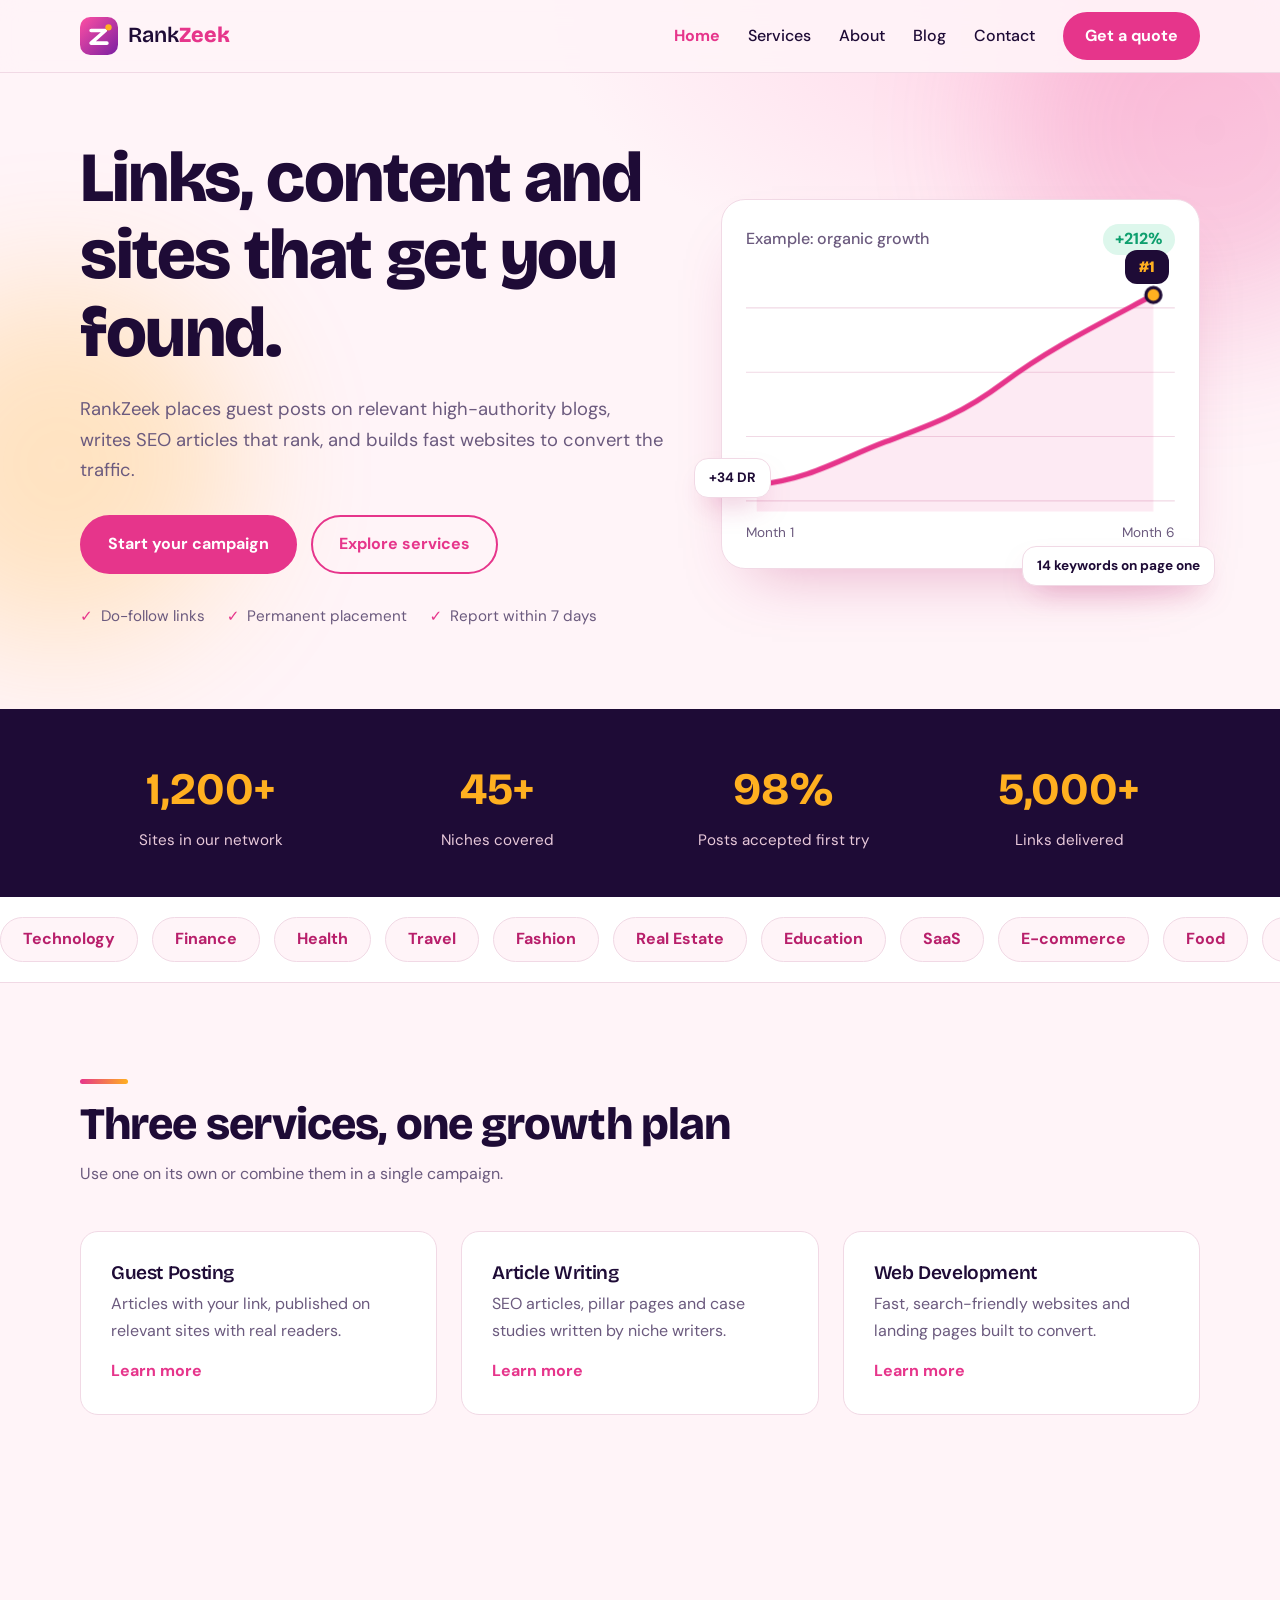
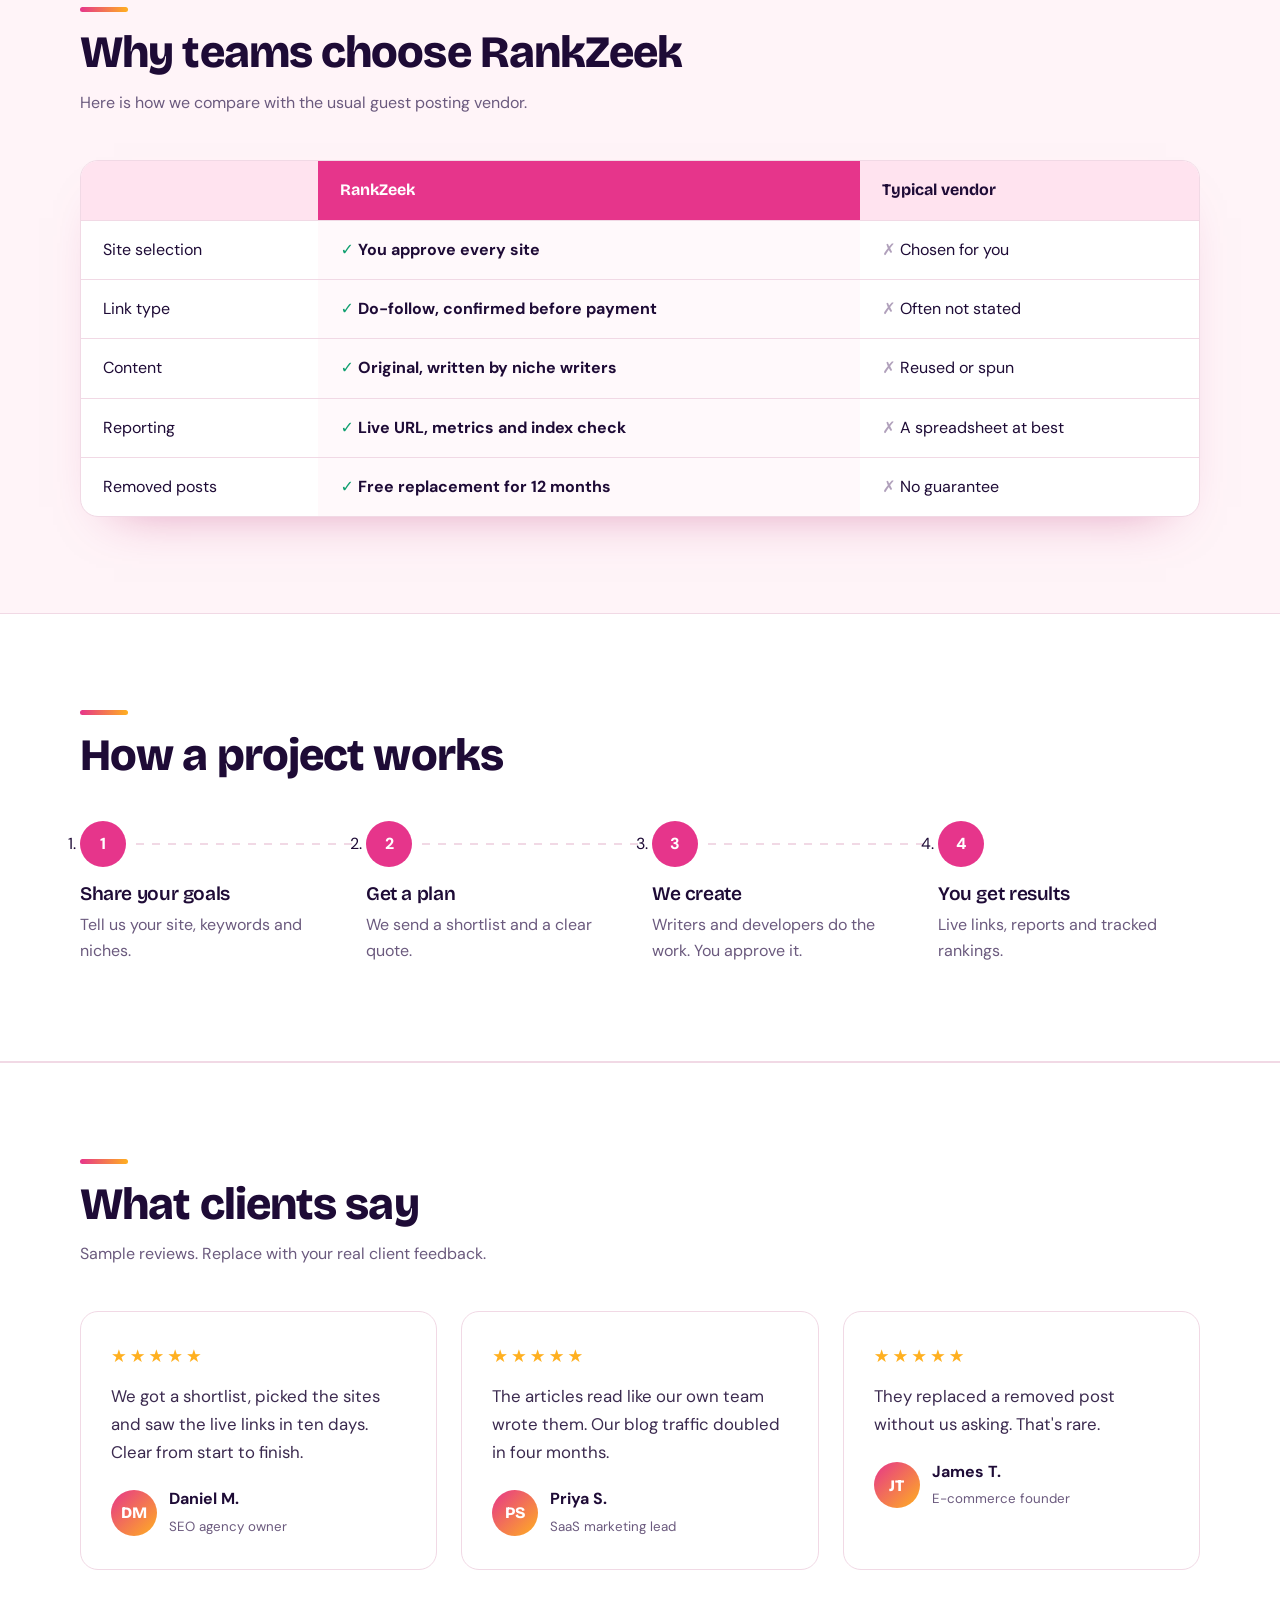
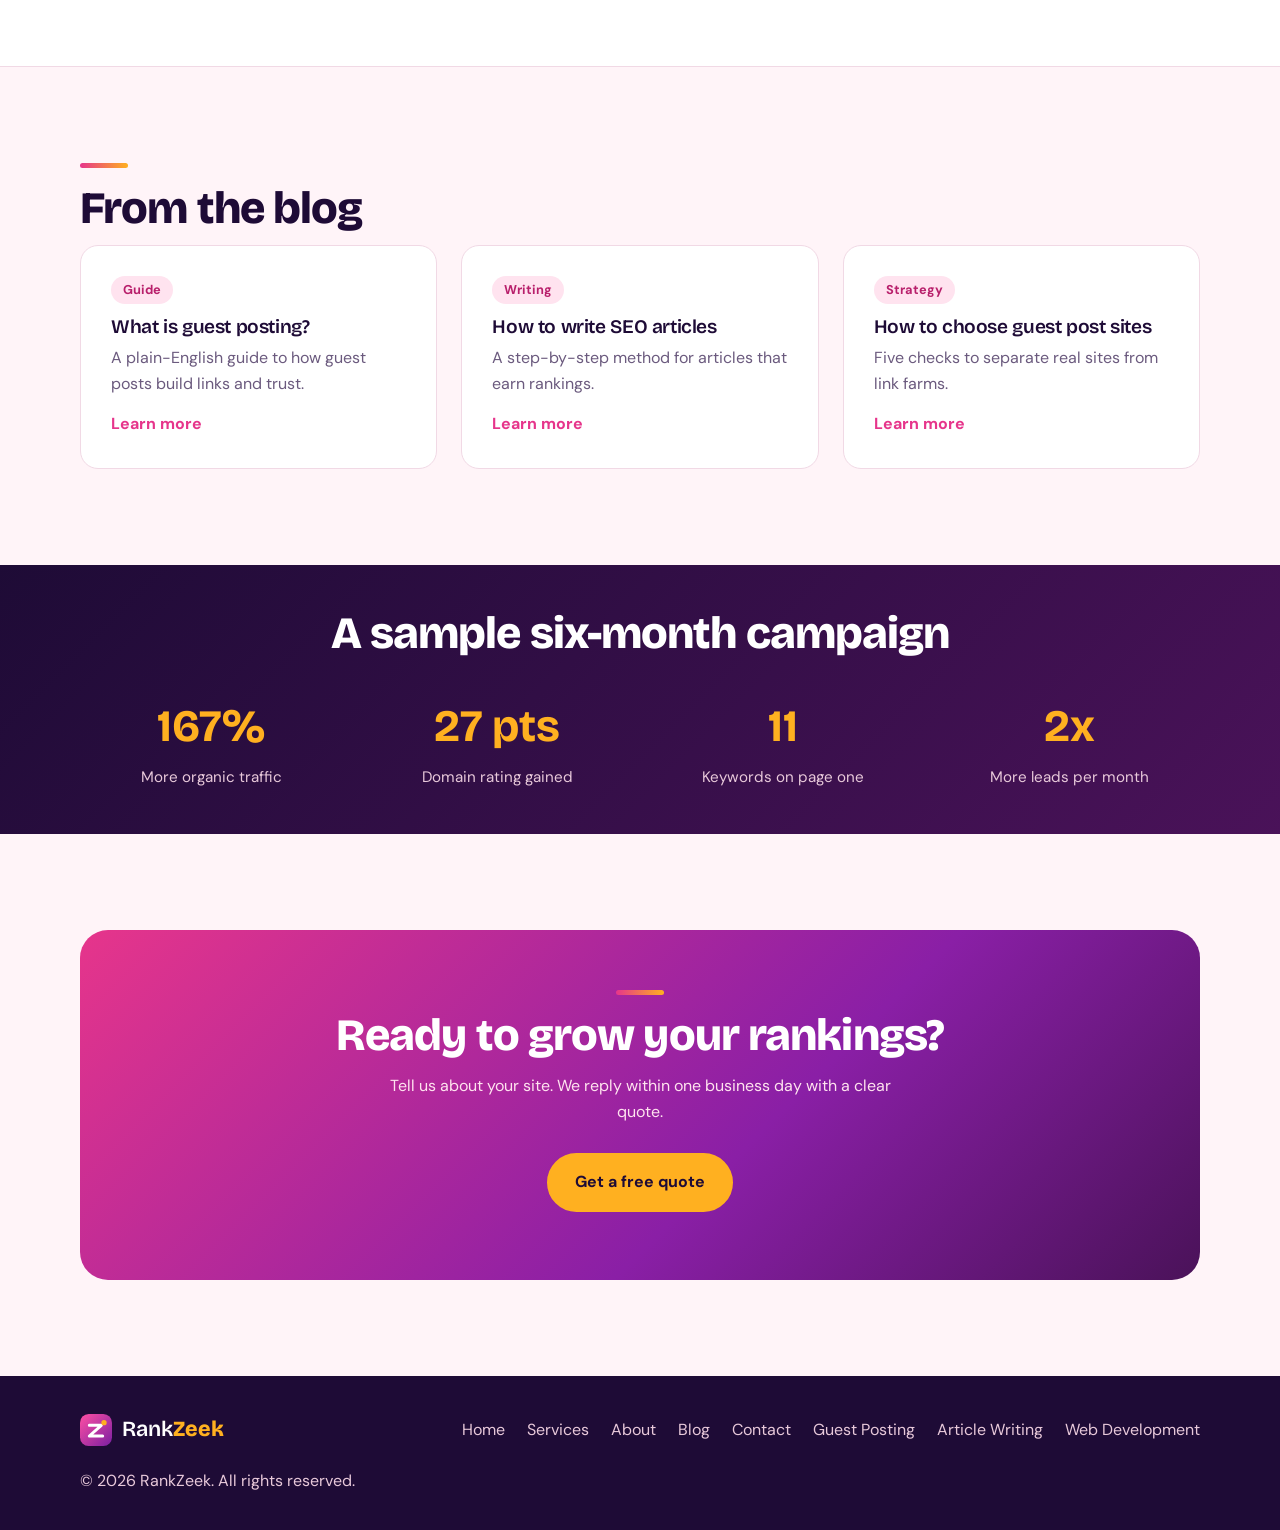
<file: index.html>
<!DOCTYPE html>
<html lang="en"><head><meta charset="UTF-8"><meta name="viewport" content="width=device-width, initial-scale=1">
<title>Guest Posting, Article Writing & Web Development | RankZeek</title><meta name="description" content="RankZeek builds authority with guest posts, SEO articles and fast websites.">
<link rel="icon" href="logo.svg" type="image/svg+xml">
<link rel="preconnect" href="https://fonts.googleapis.com"><link rel="preconnect" href="https://fonts.gstatic.com" crossorigin>
<link href="https://fonts.googleapis.com/css2?family=Bricolage+Grotesque:opsz,wght@12..96,600;12..96,800&family=DM+Sans:wght@400;500;700&display=swap" rel="stylesheet">
<link rel="stylesheet" href="style.css"></head><body>
<div class="progress" id="progress"></div><header class="nav" id="nav"><div class="wrap nav-in">
<a class="brand" href="index.html" aria-label="RankZeek home"><img src="logo.svg" alt="" width="38" height="38"><span>Rank<b>Zeek</b></span></a>
<button class="burger" id="burger" aria-label="Open menu" aria-expanded="false" aria-controls="menu"><i></i><i></i><i></i></button>
<nav id="menu" class="menu"><a href="index.html" class="active">Home</a><a href="services.html">Services</a><a href="about.html">About</a><a href="blog.html">Blog</a><a href="contact.html">Contact</a><a class="btn btn-sm" href="contact.html">Get a quote</a></nav></div></header>
<main id="top">
<section class="hero"><div class="wrap hero-grid"><div class="hero-copy">
<h1>Links, content and sites that get you found.</h1>
<p class="lead">RankZeek places guest posts on relevant high-authority blogs, writes SEO articles that rank, and builds fast websites to convert the traffic.</p>
<div class="cta-row"><a class="btn" href="contact.html">Start your campaign</a><a class="btn btn-ghost" href="services.html">Explore services</a></div>
<ul class="trust"><li>Do-follow links</li><li>Permanent placement</li><li>Report within 7 days</li></ul></div>
<div class="chart-card" aria-label="Example of ranking growth over six months"><div class="chart-head"><span>Example: organic growth</span><em>+212%</em></div>
<svg viewBox="0 0 400 240" role="img" aria-label="Line rising steadily to position one"><g class="grid"><path d="M0 40H400M0 100H400M0 160H400M0 220H400"/></g>
<path class="area" d="M10 205C60 200 90 180 130 165S200 140 240 110 320 60 380 28V230H10Z"/><path class="line" d="M10 205C60 200 90 180 130 165S200 140 240 110 320 60 380 28"/><circle class="dot" cx="380" cy="28" r="7"/></svg>
<div class="badge">#1</div><div class="chip c1">+34 DR</div><div class="chip c2">14 keywords on page one</div><div class="chart-foot"><span>Month 1</span><span>Month 6</span></div></div></div></section>
<section class="band"><div class="wrap stats"><div><strong data-count="1200" data-suffix="+">0</strong><span>Sites in our network</span></div><div><strong data-count="45" data-suffix="+">0</strong><span>Niches covered</span></div><div><strong data-count="98" data-suffix="%">0</strong><span>Posts accepted first try</span></div><div><strong data-count="5000" data-suffix="+">0</strong><span>Links delivered</span></div></div></section><section class="marq" aria-label="Niches we cover"><div class="track"><span>Technology</span><span>Finance</span><span>Health</span><span>Travel</span><span>Fashion</span><span>Real Estate</span><span>Education</span><span>SaaS</span><span>E-commerce</span><span>Food</span><span>Fitness</span><span>Legal</span><span>Marketing</span><span>Crypto</span><span>Technology</span><span>Finance</span><span>Health</span><span>Travel</span><span>Fashion</span><span>Real Estate</span><span>Education</span><span>SaaS</span><span>E-commerce</span><span>Food</span><span>Fitness</span><span>Legal</span><span>Marketing</span><span>Crypto</span></div></section><section class="sec"><div class="wrap"><h2 class="reveal">Three services, one growth plan</h2><p class="sub reveal">Use one on its own or combine them in a single campaign.</p><div class="grid3"><a class="card reveal" href="guest-posting.html"><h3>Guest Posting</h3><p>Articles with your link, published on relevant sites with real readers.</p><span class="link">Learn more</span></a><a class="card reveal" href="article-writing.html"><h3>Article Writing</h3><p>SEO articles, pillar pages and case studies written by niche writers.</p><span class="link">Learn more</span></a><a class="card reveal" href="web-development.html"><h3>Web Development</h3><p>Fast, search-friendly websites and landing pages built to convert.</p><span class="link">Learn more</span></a></div></div></section><section class="sec"><div class="wrap"><h2 class="reveal">Why teams choose RankZeek</h2><p class="sub reveal">Here is how we compare with the usual guest posting vendor.</p><div class="tbl reveal"><table><thead><tr><th></th><th class="us">RankZeek</th><th>Typical vendor</th></tr></thead><tbody><tr><td>Site selection</td><td class="us"><span class="yes">&#10003;</span> You approve every site</td><td><span class="no">&#10007;</span> Chosen for you</td></tr><tr><td>Link type</td><td class="us"><span class="yes">&#10003;</span> Do-follow, confirmed before payment</td><td><span class="no">&#10007;</span> Often not stated</td></tr><tr><td>Content</td><td class="us"><span class="yes">&#10003;</span> Original, written by niche writers</td><td><span class="no">&#10007;</span> Reused or spun</td></tr><tr><td>Reporting</td><td class="us"><span class="yes">&#10003;</span> Live URL, metrics and index check</td><td><span class="no">&#10007;</span> A spreadsheet at best</td></tr><tr><td>Removed posts</td><td class="us"><span class="yes">&#10003;</span> Free replacement for 12 months</td><td><span class="no">&#10007;</span> No guarantee</td></tr></tbody></table></div></div></section><section class="sec alt"><div class="wrap"><h2 class="reveal">How a project works</h2><ol class="steps"><li class="reveal"><span>1</span><h3>Share your goals</h3><p>Tell us your site, keywords and niches.</p></li><li class="reveal"><span>2</span><h3>Get a plan</h3><p>We send a shortlist and a clear quote.</p></li><li class="reveal"><span>3</span><h3>We create</h3><p>Writers and developers do the work. You approve it.</p></li><li class="reveal"><span>4</span><h3>You get results</h3><p>Live links, reports and tracked rankings.</p></li></ol></div></section><section class="sec alt"><div class="wrap"><h2 class="reveal">What clients say</h2><p class="sub reveal">Sample reviews. Replace with your real client feedback.</p><div class="grid3"><article class="card reveal"><div class="stars" aria-label="5 stars">&#9733;&#9733;&#9733;&#9733;&#9733;</div><p class="quote">We got a shortlist, picked the sites and saw the live links in ten days. Clear from start to finish.</p><div class="who"><div class="avatar">DM</div><div><b>Daniel M.</b><small>SEO agency owner</small></div></div></article><article class="card reveal"><div class="stars" aria-label="5 stars">&#9733;&#9733;&#9733;&#9733;&#9733;</div><p class="quote">The articles read like our own team wrote them. Our blog traffic doubled in four months.</p><div class="who"><div class="avatar">PS</div><div><b>Priya S.</b><small>SaaS marketing lead</small></div></div></article><article class="card reveal"><div class="stars" aria-label="5 stars">&#9733;&#9733;&#9733;&#9733;&#9733;</div><p class="quote">They replaced a removed post without us asking. That's rare.</p><div class="who"><div class="avatar">JT</div><div><b>James T.</b><small>E-commerce founder</small></div></div></article></div></div></section><section class="sec"><div class="wrap"><h2 class="reveal">From the blog</h2><div class="grid3"><a class="card reveal" href="what-is-guest-posting.html"><span class="pill">Guide</span><h3>What is guest posting?</h3><p>A plain-English guide to how guest posts build links and trust.</p><span class="link">Learn more</span></a><a class="card reveal" href="write-seo-articles.html"><span class="pill">Writing</span><h3>How to write SEO articles</h3><p>A step-by-step method for articles that earn rankings.</p><span class="link">Learn more</span></a><a class="card reveal" href="choose-guest-post-sites.html"><span class="pill">Strategy</span><h3>How to choose guest post sites</h3><p>Five checks to separate real sites from link farms.</p><span class="link">Learn more</span></a></div></div></section><section class="band res"><div class="wrap"><h2 class="reveal" style="color:#fff;text-align:center">A sample six-month campaign</h2><div class="stats" style="margin-top:32px"><div><strong data-count="212" data-suffix="%">0</strong><span>More organic traffic</span></div><div><strong data-count="34" data-suffix=" pts">0</strong><span>Domain rating gained</span></div><div><strong data-count="14">0</strong><span>Keywords on page one</span></div><div><strong data-count="3" data-suffix="x">0</strong><span>More leads per month</span></div></div></div></section><section class="sec"><div class="wrap"><div class="cta reveal"><h2>Ready to grow your rankings?</h2><p>Tell us about your site. We reply within one business day with a clear quote.</p><a class="btn" href="contact.html">Get a free quote</a></div></div></section></main>
<footer class="foot"><div class="wrap foot-in"><a class="brand" href="index.html"><img src="logo.svg" alt="" width="32" height="32"><span>Rank<b>Zeek</b></span></a>
<nav class="flinks"><a href="index.html">Home</a><a href="services.html">Services</a><a href="about.html">About</a><a href="blog.html">Blog</a><a href="contact.html">Contact</a><a href="guest-posting.html">Guest Posting</a><a href="article-writing.html">Article Writing</a><a href="web-development.html">Web Development</a></nav><p>© <span id="yr"></span> RankZeek. All rights reserved.</p></div></footer>
<button class="totop" id="totop" aria-label="Back to top">&#8593;</button><script src="script.js"></script></body></html>
</file>
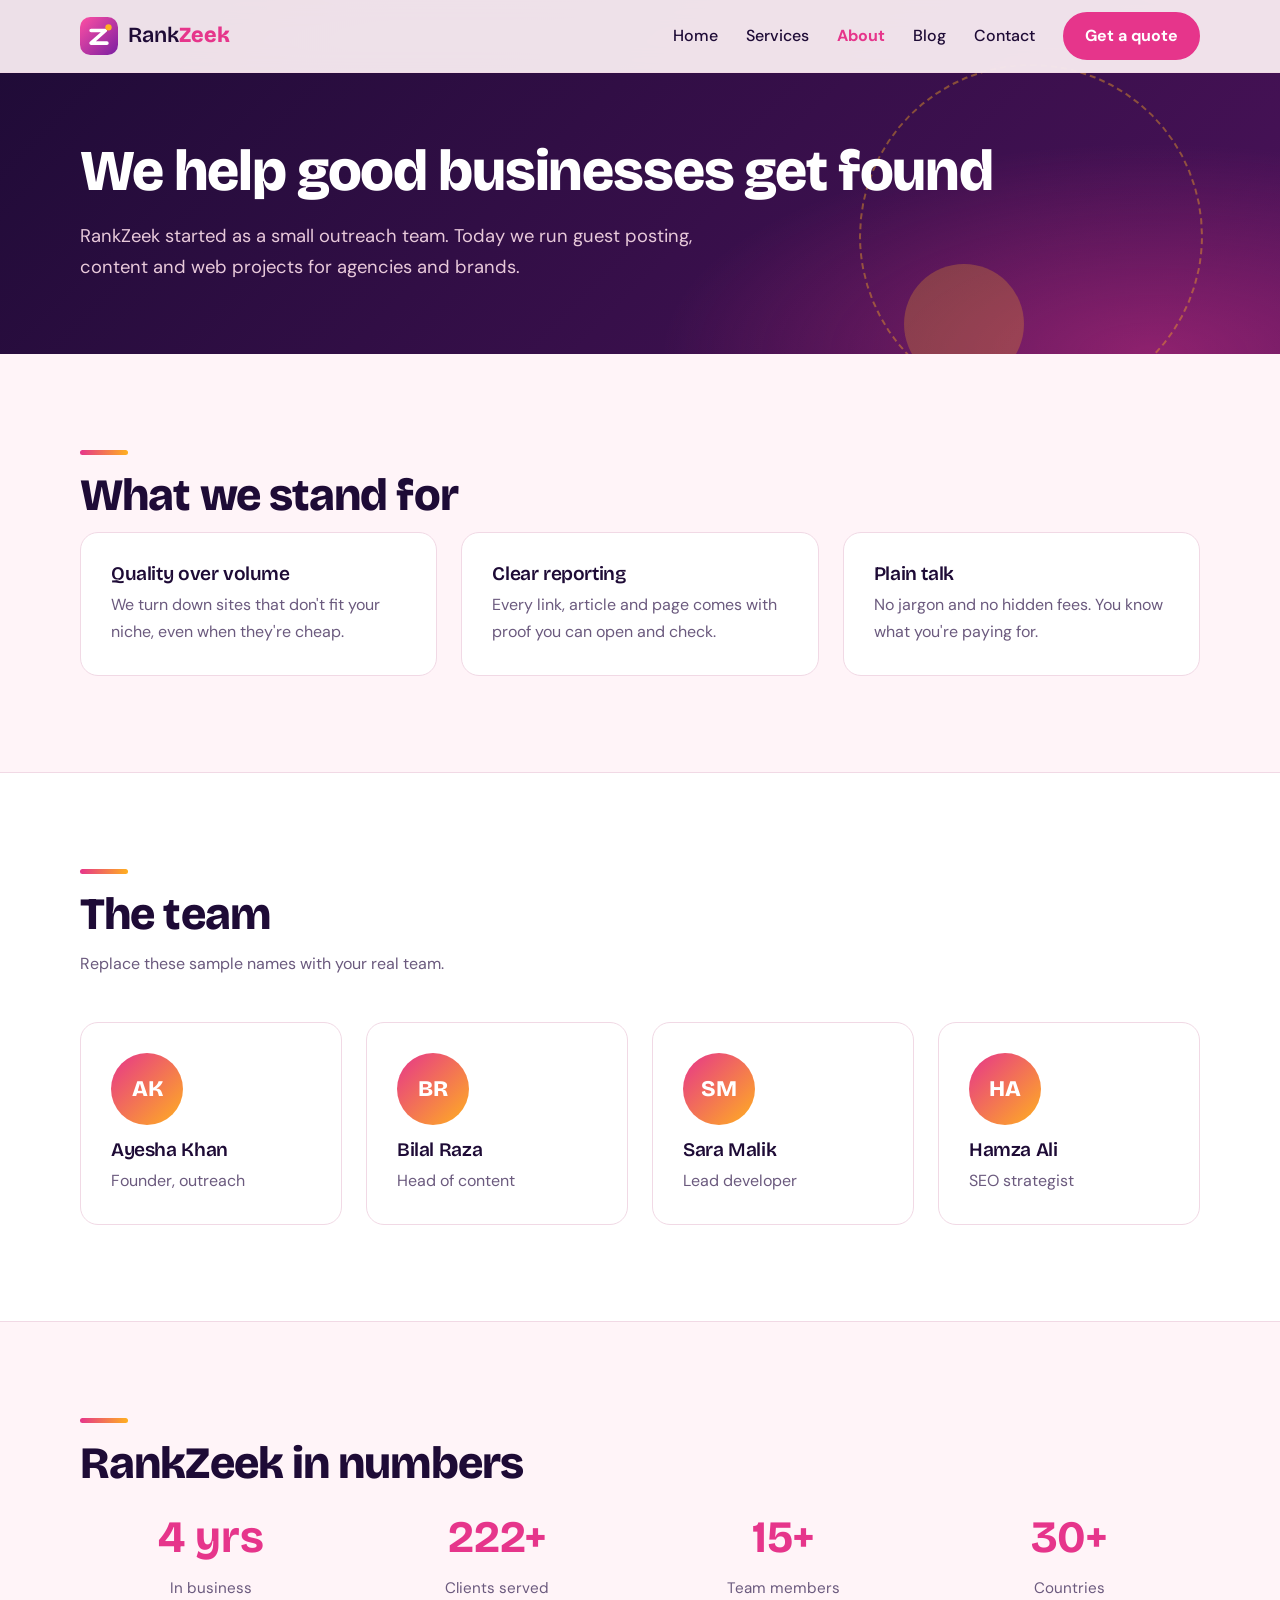
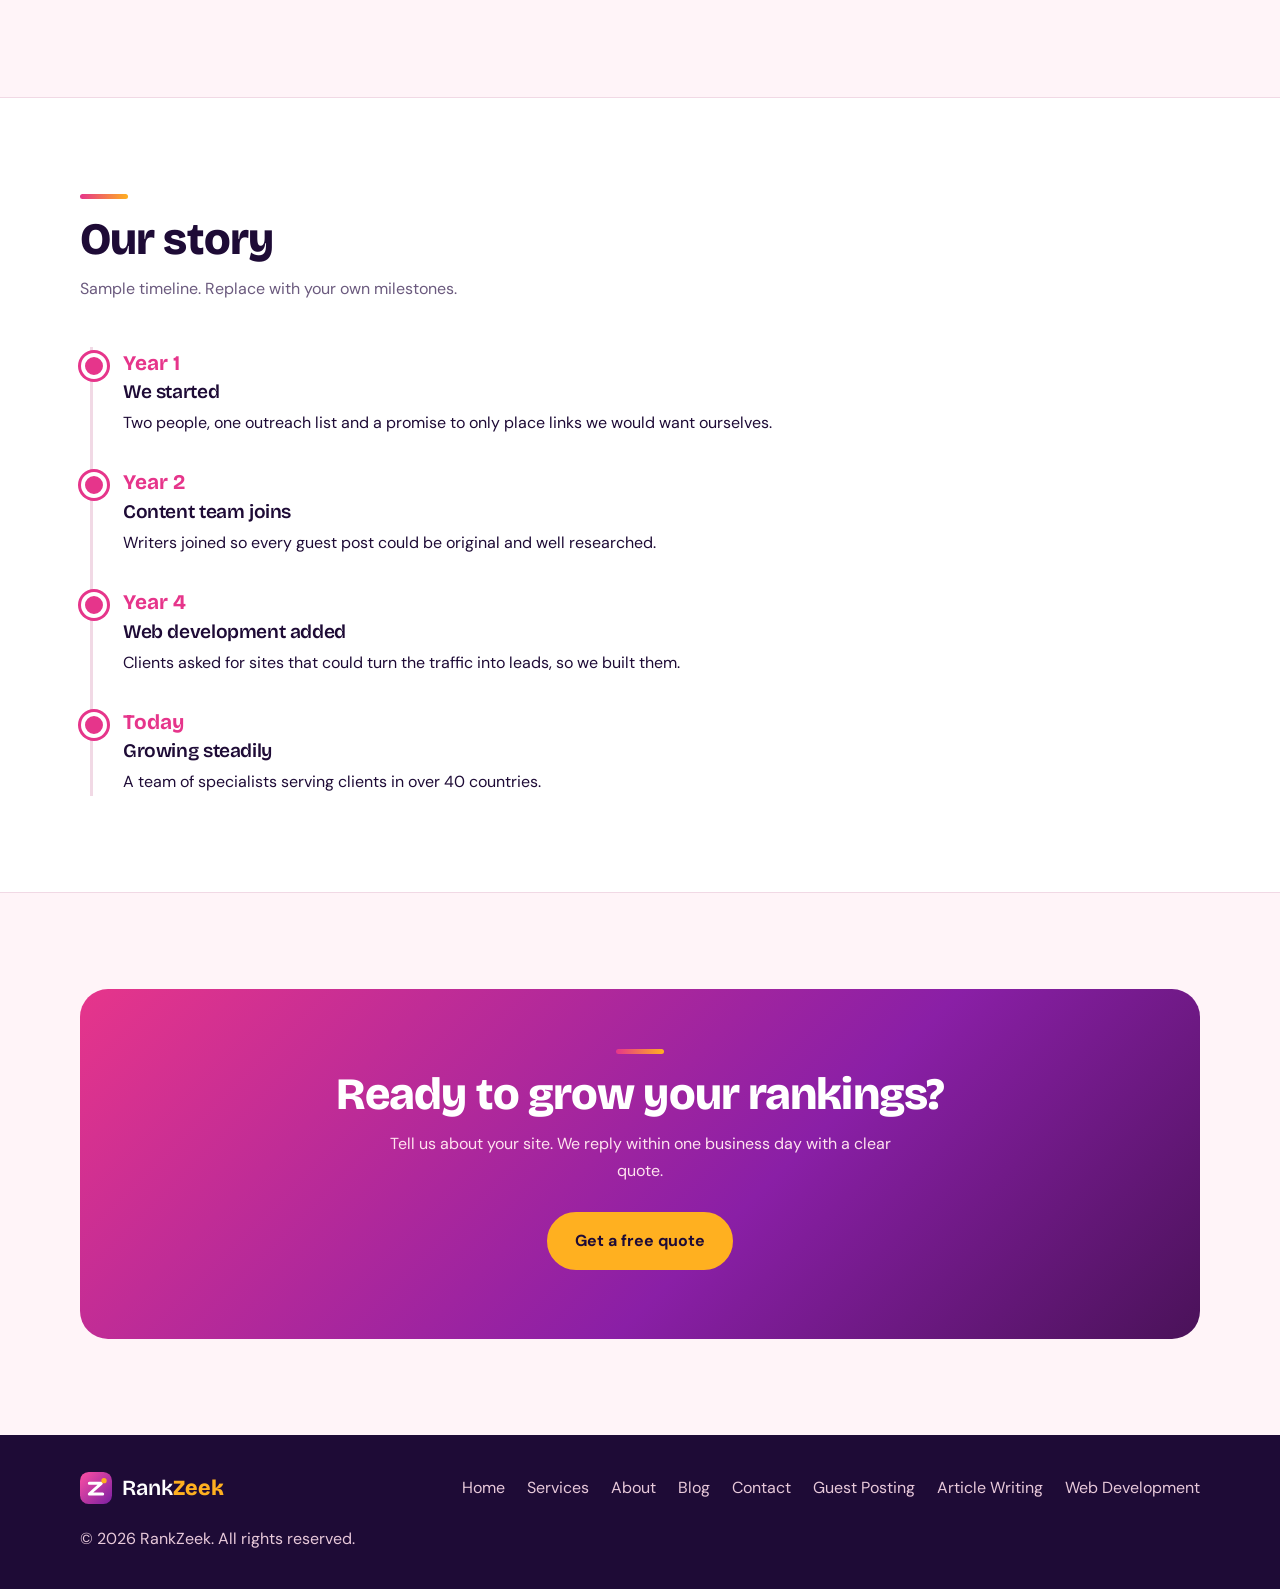
<file: about.html>
<!DOCTYPE html>
<html lang="en"><head><meta charset="UTF-8"><meta name="viewport" content="width=device-width, initial-scale=1">
<title>About Us | RankZeek</title><meta name="description" content="RankZeek is a team of writers, outreach specialists and developers focused on organic growth.">
<link rel="icon" href="logo.svg" type="image/svg+xml">
<link rel="preconnect" href="https://fonts.googleapis.com"><link rel="preconnect" href="https://fonts.gstatic.com" crossorigin>
<link href="https://fonts.googleapis.com/css2?family=Bricolage+Grotesque:opsz,wght@12..96,600;12..96,800&family=DM+Sans:wght@400;500;700&display=swap" rel="stylesheet">
<link rel="stylesheet" href="style.css"></head><body>
<div class="progress" id="progress"></div><header class="nav" id="nav"><div class="wrap nav-in">
<a class="brand" href="index.html" aria-label="RankZeek home"><img src="logo.svg" alt="" width="38" height="38"><span>Rank<b>Zeek</b></span></a>
<button class="burger" id="burger" aria-label="Open menu" aria-expanded="false" aria-controls="menu"><i></i><i></i><i></i></button>
<nav id="menu" class="menu"><a href="index.html">Home</a><a href="services.html">Services</a><a href="about.html" class="active">About</a><a href="blog.html">Blog</a><a href="contact.html">Contact</a><a class="btn btn-sm" href="contact.html">Get a quote</a></nav></div></header>
<main id="top"><section class="phero"><div class="wrap narrow-l"><h1>We help good businesses get found</h1><p class="lead">RankZeek started as a small outreach team. Today we run guest posting, content and web projects for agencies and brands.</p></div></section><section class="sec"><div class="wrap"><h2 class="reveal">What we stand for</h2><div class="grid3"><article class="card reveal"><h3>Quality over volume</h3><p>We turn down sites that don't fit your niche, even when they're cheap.</p></article><article class="card reveal"><h3>Clear reporting</h3><p>Every link, article and page comes with proof you can open and check.</p></article><article class="card reveal"><h3>Plain talk</h3><p>No jargon and no hidden fees. You know what you're paying for.</p></article></div></div></section><section class="sec alt"><div class="wrap"><h2 class="reveal">The team</h2><p class="sub reveal">Replace these sample names with your real team.</p><div class="grid4"><article class="card reveal"><div class="avatar">AK</div><h3>Ayesha Khan</h3><p>Founder, outreach</p></article><article class="card reveal"><div class="avatar">BR</div><h3>Bilal Raza</h3><p>Head of content</p></article><article class="card reveal"><div class="avatar">SM</div><h3>Sara Malik</h3><p>Lead developer</p></article><article class="card reveal"><div class="avatar">HA</div><h3>Hamza Ali</h3><p>SEO strategist</p></article></div></div></section><section class="sec"><div class="wrap"><h2 class="reveal">RankZeek in numbers</h2><div class="stats" style="color:var(--ink)"><div><strong data-count="6" data-suffix=" yrs" style="color:var(--indigo)">0</strong><span style="color:var(--mute)">In business</span></div><div><strong data-count="300" data-suffix="+" style="color:var(--indigo)">0</strong><span style="color:var(--mute)">Clients served</span></div><div><strong data-count="20" data-suffix="+" style="color:var(--indigo)">0</strong><span style="color:var(--mute)">Team members</span></div><div><strong data-count="40" data-suffix="+" style="color:var(--indigo)">0</strong><span style="color:var(--mute)">Countries</span></div></div></div></section><section class="sec alt"><div class="wrap"><h2 class="reveal">Our story</h2><p class="sub reveal">Sample timeline. Replace with your own milestones.</p><ol class="tl"><li class="reveal"><b>Year 1</b><h3>We started</h3><p>Two people, one outreach list and a promise to only place links we would want ourselves.</p></li><li class="reveal"><b>Year 2</b><h3>Content team joins</h3><p>Writers joined so every guest post could be original and well researched.</p></li><li class="reveal"><b>Year 4</b><h3>Web development added</h3><p>Clients asked for sites that could turn the traffic into leads, so we built them.</p></li><li class="reveal"><b>Today</b><h3>Growing steadily</h3><p>A team of specialists serving clients in over 40 countries.</p></li></ol></div></section><section class="sec"><div class="wrap"><div class="cta reveal"><h2>Ready to grow your rankings?</h2><p>Tell us about your site. We reply within one business day with a clear quote.</p><a class="btn" href="contact.html">Get a free quote</a></div></div></section></main>
<footer class="foot"><div class="wrap foot-in"><a class="brand" href="index.html"><img src="logo.svg" alt="" width="32" height="32"><span>Rank<b>Zeek</b></span></a>
<nav class="flinks"><a href="index.html">Home</a><a href="services.html">Services</a><a href="about.html">About</a><a href="blog.html">Blog</a><a href="contact.html">Contact</a><a href="guest-posting.html">Guest Posting</a><a href="article-writing.html">Article Writing</a><a href="web-development.html">Web Development</a></nav><p>© <span id="yr"></span> RankZeek. All rights reserved.</p></div></footer>
<button class="totop" id="totop" aria-label="Back to top">&#8593;</button><script src="script.js"></script></body></html>
</file>
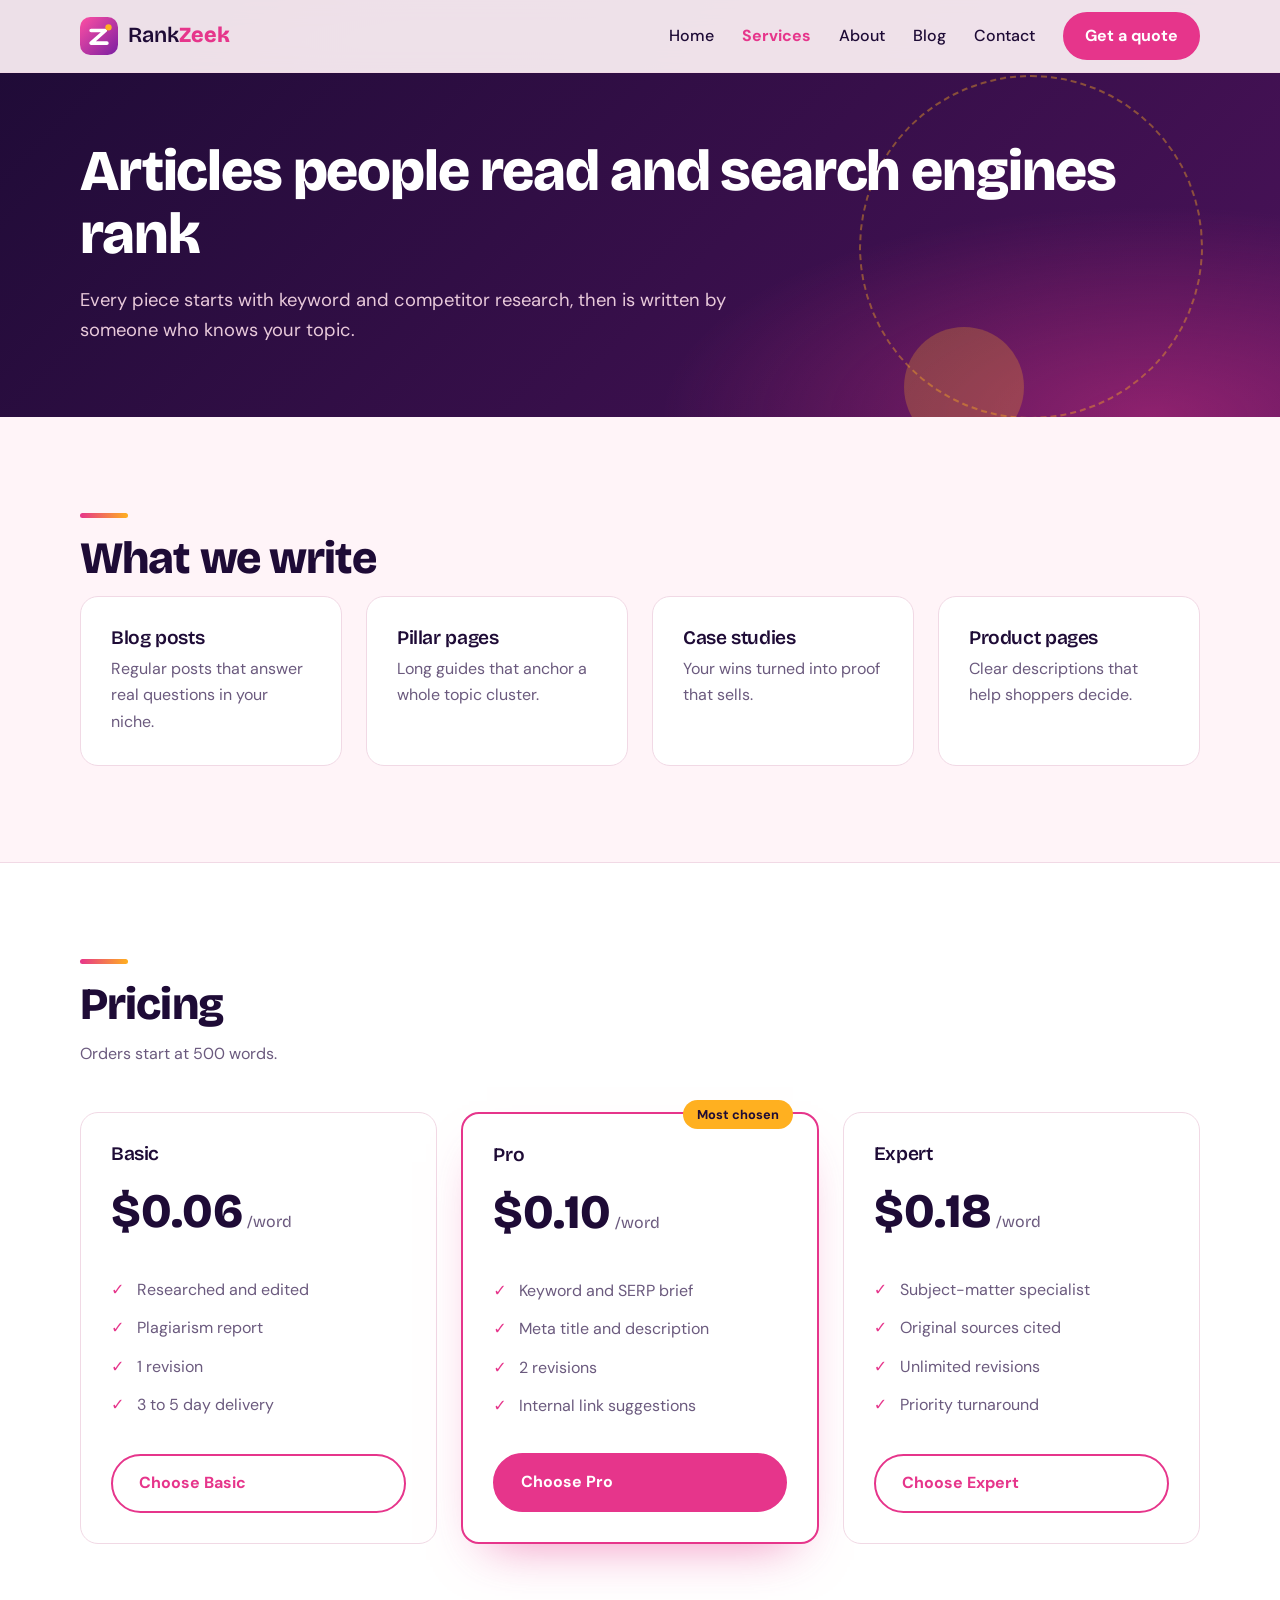
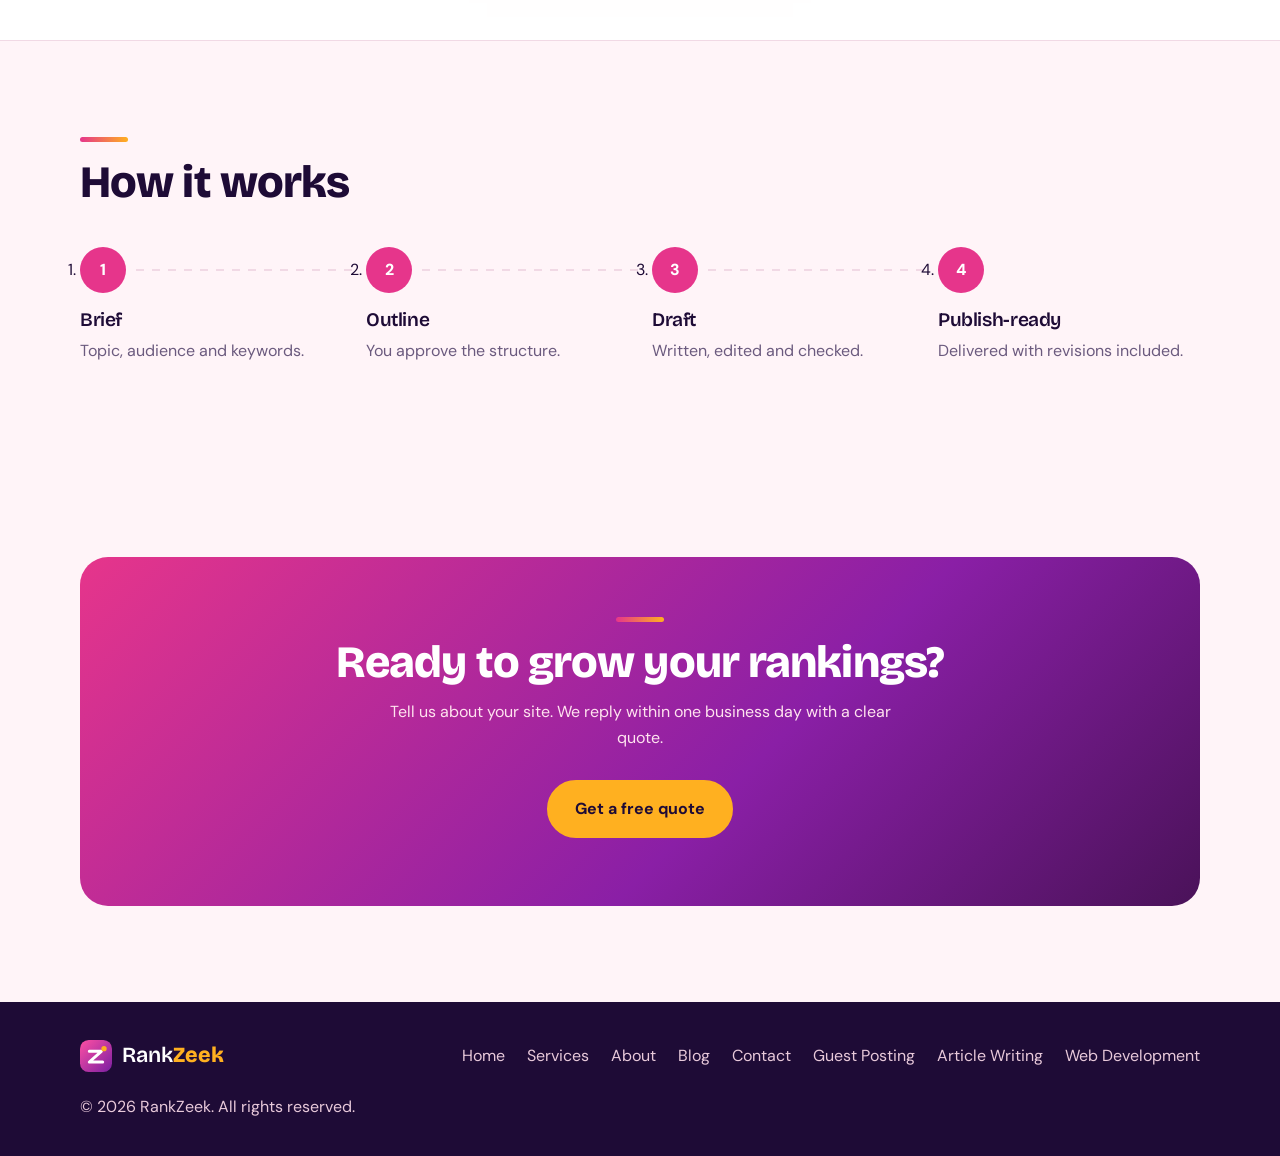
<file: article-writing.html>
<!DOCTYPE html>
<html lang="en"><head><meta charset="UTF-8"><meta name="viewport" content="width=device-width, initial-scale=1">
<title>Article Writing Service | RankZeek</title><meta name="description" content="SEO article writing by niche writers: blog posts, pillar pages, case studies and more.">
<link rel="icon" href="logo.svg" type="image/svg+xml">
<link rel="preconnect" href="https://fonts.googleapis.com"><link rel="preconnect" href="https://fonts.gstatic.com" crossorigin>
<link href="https://fonts.googleapis.com/css2?family=Bricolage+Grotesque:opsz,wght@12..96,600;12..96,800&family=DM+Sans:wght@400;500;700&display=swap" rel="stylesheet">
<link rel="stylesheet" href="style.css"></head><body>
<div class="progress" id="progress"></div><header class="nav" id="nav"><div class="wrap nav-in">
<a class="brand" href="index.html" aria-label="RankZeek home"><img src="logo.svg" alt="" width="38" height="38"><span>Rank<b>Zeek</b></span></a>
<button class="burger" id="burger" aria-label="Open menu" aria-expanded="false" aria-controls="menu"><i></i><i></i><i></i></button>
<nav id="menu" class="menu"><a href="index.html">Home</a><a href="services.html" class="active">Services</a><a href="about.html">About</a><a href="blog.html">Blog</a><a href="contact.html">Contact</a><a class="btn btn-sm" href="contact.html">Get a quote</a></nav></div></header>
<main id="top"><section class="phero"><div class="wrap narrow-l"><h1>Articles people read and search engines rank</h1><p class="lead">Every piece starts with keyword and competitor research, then is written by someone who knows your topic.</p></div></section><section class="sec"><div class="wrap"><h2 class="reveal">What we write</h2><div class="grid4"><article class="card reveal"><h3>Blog posts</h3><p>Regular posts that answer real questions in your niche.</p></article><article class="card reveal"><h3>Pillar pages</h3><p>Long guides that anchor a whole topic cluster.</p></article><article class="card reveal"><h3>Case studies</h3><p>Your wins turned into proof that sells.</p></article><article class="card reveal"><h3>Product pages</h3><p>Clear descriptions that help shoppers decide.</p></article></div></div></section><section class="sec alt"><div class="wrap"><h2 class="reveal">Pricing</h2><p class="sub reveal">Orders start at 500 words.</p><div class="grid3 price"><article class="card reveal"><h3>Basic</h3><div class="amt">$0.06<small>/word</small></div><ul><li>Researched and edited</li><li>Plagiarism report</li><li>1 revision</li><li>3 to 5 day delivery</li></ul><a class="btn btn-ghost" href="contact.html?plan=Basic">Choose Basic</a></article><article class="card hot reveal"><span class="tag">Most chosen</span><h3>Pro</h3><div class="amt">$0.10<small>/word</small></div><ul><li>Keyword and SERP brief</li><li>Meta title and description</li><li>2 revisions</li><li>Internal link suggestions</li></ul><a class="btn" href="contact.html?plan=Pro">Choose Pro</a></article><article class="card reveal"><h3>Expert</h3><div class="amt">$0.18<small>/word</small></div><ul><li>Subject-matter specialist</li><li>Original sources cited</li><li>Unlimited revisions</li><li>Priority turnaround</li></ul><a class="btn btn-ghost" href="contact.html?plan=Expert">Choose Expert</a></article></div></div></section><section class="sec"><div class="wrap"><h2 class="reveal">How it works</h2><ol class="steps"><li class="reveal"><span>1</span><h3>Brief</h3><p>Topic, audience and keywords.</p></li><li class="reveal"><span>2</span><h3>Outline</h3><p>You approve the structure.</p></li><li class="reveal"><span>3</span><h3>Draft</h3><p>Written, edited and checked.</p></li><li class="reveal"><span>4</span><h3>Publish-ready</h3><p>Delivered with revisions included.</p></li></ol></div></section><section class="sec"><div class="wrap"><div class="cta reveal"><h2>Ready to grow your rankings?</h2><p>Tell us about your site. We reply within one business day with a clear quote.</p><a class="btn" href="contact.html">Get a free quote</a></div></div></section></main>
<footer class="foot"><div class="wrap foot-in"><a class="brand" href="index.html"><img src="logo.svg" alt="" width="32" height="32"><span>Rank<b>Zeek</b></span></a>
<nav class="flinks"><a href="index.html">Home</a><a href="services.html">Services</a><a href="about.html">About</a><a href="blog.html">Blog</a><a href="contact.html">Contact</a><a href="guest-posting.html">Guest Posting</a><a href="article-writing.html">Article Writing</a><a href="web-development.html">Web Development</a></nav><p>© <span id="yr"></span> RankZeek. All rights reserved.</p></div></footer>
<button class="totop" id="totop" aria-label="Back to top">&#8593;</button><script src="script.js"></script></body></html>
</file>
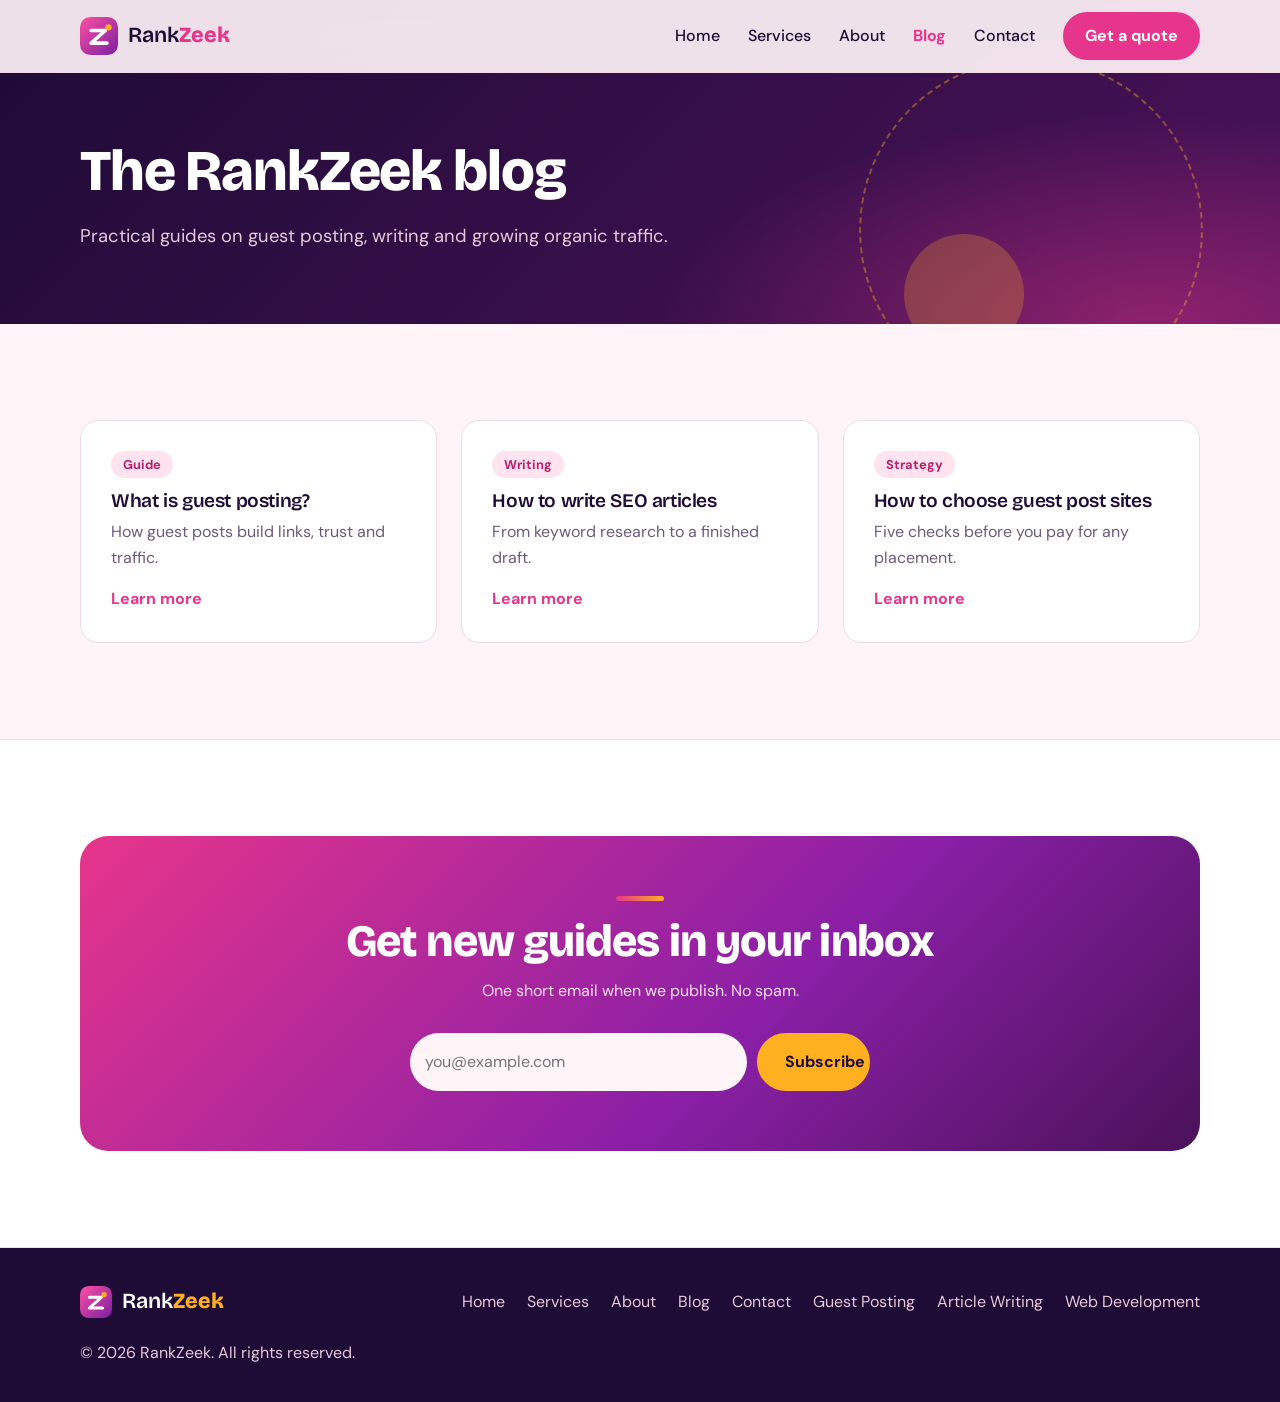
<file: blog.html>
<!DOCTYPE html>
<html lang="en"><head><meta charset="UTF-8"><meta name="viewport" content="width=device-width, initial-scale=1">
<title>Blog | RankZeek</title><meta name="description" content="Guides on guest posting, SEO article writing and link building.">
<link rel="icon" href="logo.svg" type="image/svg+xml">
<link rel="preconnect" href="https://fonts.googleapis.com"><link rel="preconnect" href="https://fonts.gstatic.com" crossorigin>
<link href="https://fonts.googleapis.com/css2?family=Bricolage+Grotesque:opsz,wght@12..96,600;12..96,800&family=DM+Sans:wght@400;500;700&display=swap" rel="stylesheet">
<link rel="stylesheet" href="style.css"></head><body>
<div class="progress" id="progress"></div><header class="nav" id="nav"><div class="wrap nav-in">
<a class="brand" href="index.html" aria-label="RankZeek home"><img src="logo.svg" alt="" width="38" height="38"><span>Rank<b>Zeek</b></span></a>
<button class="burger" id="burger" aria-label="Open menu" aria-expanded="false" aria-controls="menu"><i></i><i></i><i></i></button>
<nav id="menu" class="menu"><a href="index.html">Home</a><a href="services.html">Services</a><a href="about.html">About</a><a href="blog.html" class="active">Blog</a><a href="contact.html">Contact</a><a class="btn btn-sm" href="contact.html">Get a quote</a></nav></div></header>
<main id="top"><section class="phero"><div class="wrap narrow-l"><h1>The RankZeek blog</h1><p class="lead">Practical guides on guest posting, writing and growing organic traffic.</p></div></section><section class="sec"><div class="wrap"><div class="grid3"><a class="card reveal" href="what-is-guest-posting.html"><span class="pill">Guide</span><h3>What is guest posting?</h3><p>How guest posts build links, trust and traffic.</p><span class="link">Learn more</span></a><a class="card reveal" href="write-seo-articles.html"><span class="pill">Writing</span><h3>How to write SEO articles</h3><p>From keyword research to a finished draft.</p><span class="link">Learn more</span></a><a class="card reveal" href="choose-guest-post-sites.html"><span class="pill">Strategy</span><h3>How to choose guest post sites</h3><p>Five checks before you pay for any placement.</p><span class="link">Learn more</span></a></div></div></section><section class="sec alt"><div class="wrap"><div class="cta reveal"><h2>Get new guides in your inbox</h2><p>One short email when we publish. No spam.</p><form class="news"><input type="email" required placeholder="you@example.com" aria-label="Email address"><button class="btn" type="submit">Subscribe</button></form></div></div></section></main>
<footer class="foot"><div class="wrap foot-in"><a class="brand" href="index.html"><img src="logo.svg" alt="" width="32" height="32"><span>Rank<b>Zeek</b></span></a>
<nav class="flinks"><a href="index.html">Home</a><a href="services.html">Services</a><a href="about.html">About</a><a href="blog.html">Blog</a><a href="contact.html">Contact</a><a href="guest-posting.html">Guest Posting</a><a href="article-writing.html">Article Writing</a><a href="web-development.html">Web Development</a></nav><p>© <span id="yr"></span> RankZeek. All rights reserved.</p></div></footer>
<button class="totop" id="totop" aria-label="Back to top">&#8593;</button><script src="script.js"></script></body></html>
</file>
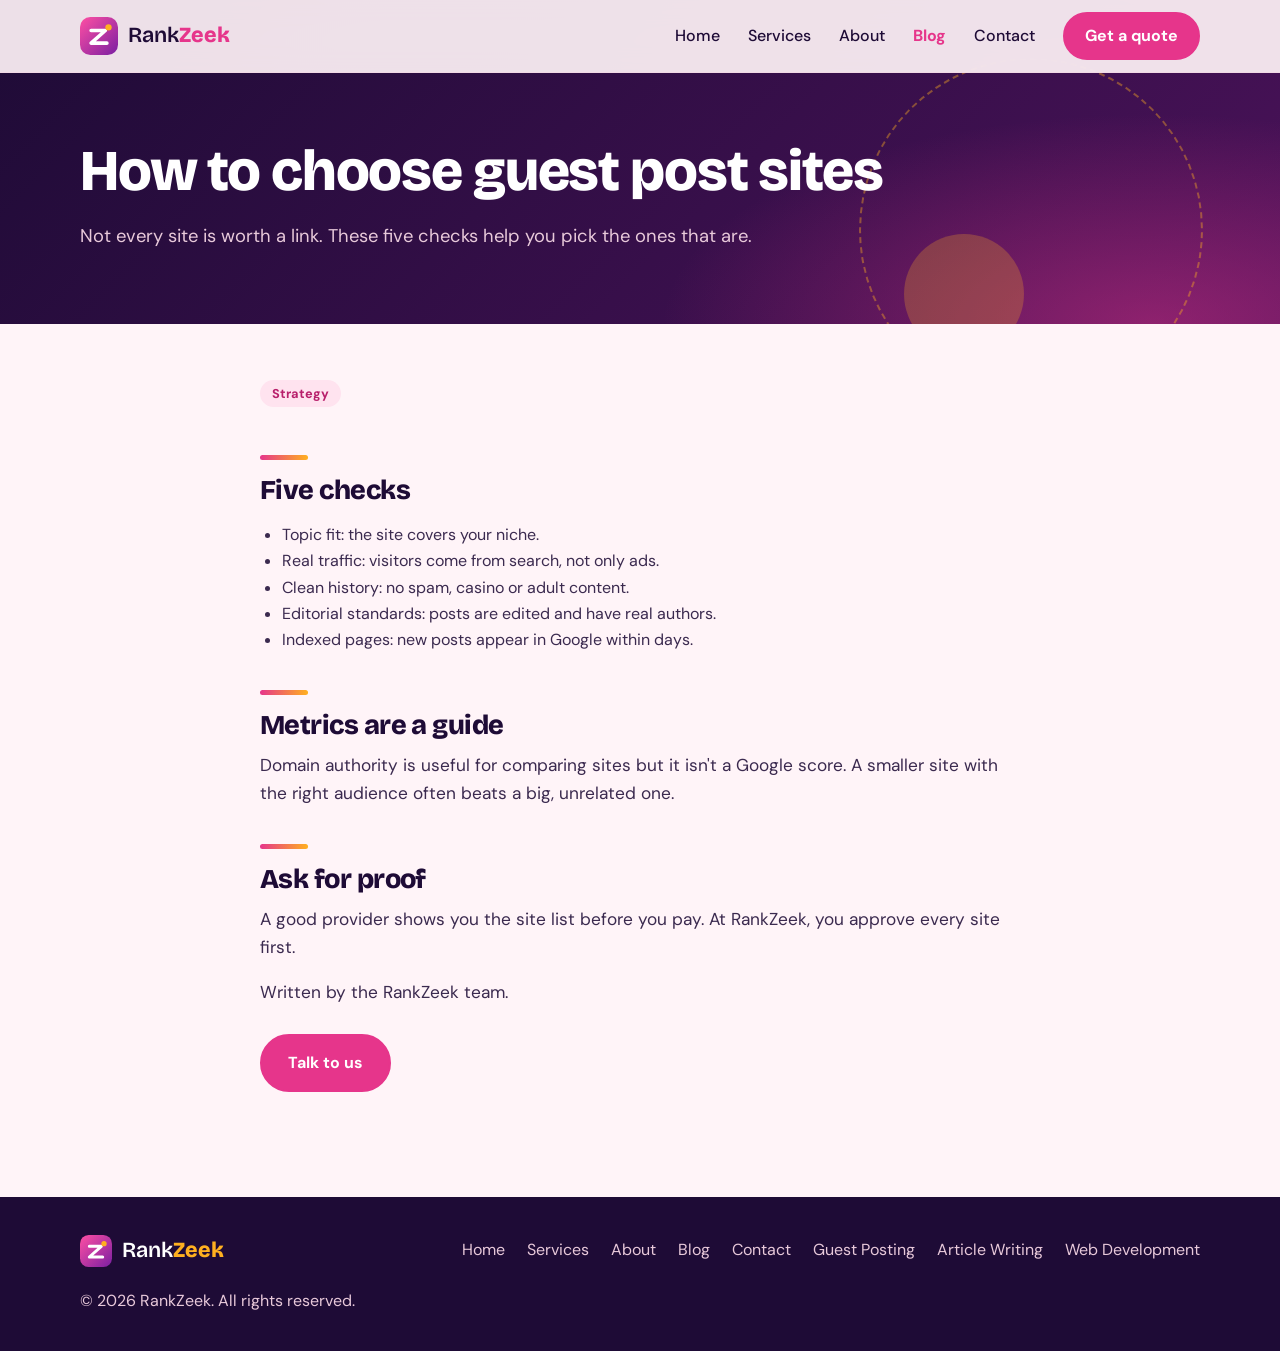
<file: choose-guest-post-sites.html>
<!DOCTYPE html>
<html lang="en"><head><meta charset="UTF-8"><meta name="viewport" content="width=device-width, initial-scale=1">
<title>How to choose guest post sites | RankZeek</title><meta name="description" content="Not every site is worth a link. These five checks help you pick the ones that are.">
<link rel="icon" href="logo.svg" type="image/svg+xml">
<link rel="preconnect" href="https://fonts.googleapis.com"><link rel="preconnect" href="https://fonts.gstatic.com" crossorigin>
<link href="https://fonts.googleapis.com/css2?family=Bricolage+Grotesque:opsz,wght@12..96,600;12..96,800&family=DM+Sans:wght@400;500;700&display=swap" rel="stylesheet">
<link rel="stylesheet" href="style.css"></head><body>
<div class="progress" id="progress"></div><header class="nav" id="nav"><div class="wrap nav-in">
<a class="brand" href="index.html" aria-label="RankZeek home"><img src="logo.svg" alt="" width="38" height="38"><span>Rank<b>Zeek</b></span></a>
<button class="burger" id="burger" aria-label="Open menu" aria-expanded="false" aria-controls="menu"><i></i><i></i><i></i></button>
<nav id="menu" class="menu"><a href="index.html">Home</a><a href="services.html">Services</a><a href="about.html">About</a><a href="blog.html" class="active">Blog</a><a href="contact.html">Contact</a><a class="btn btn-sm" href="contact.html">Get a quote</a></nav></div></header>
<main id="top"><section class="phero"><div class="wrap narrow-l"><h1>How to choose guest post sites</h1><p class="lead">Not every site is worth a link. These five checks help you pick the ones that are.</p></div></section><section class="sec article"><div class="wrap narrow"><span class="pill">Strategy</span><h2>Five checks</h2><p><ul><li>Topic fit: the site covers your niche.</li><li>Real traffic: visitors come from search, not only ads.</li><li>Clean history: no spam, casino or adult content.</li><li>Editorial standards: posts are edited and have real authors.</li><li>Indexed pages: new posts appear in Google within days.</li></ul></p><h2>Metrics are a guide</h2><p>Domain authority is useful for comparing sites but it isn't a Google score. A smaller site with the right audience often beats a big, unrelated one.</p><h2>Ask for proof</h2><p>A good provider shows you the site list before you pay. At RankZeek, you approve every site first.</p><p class="meta">Written by the RankZeek team.</p><a class="btn" href="contact.html" style="margin-top:12px">Talk to us</a></div></section></main>
<footer class="foot"><div class="wrap foot-in"><a class="brand" href="index.html"><img src="logo.svg" alt="" width="32" height="32"><span>Rank<b>Zeek</b></span></a>
<nav class="flinks"><a href="index.html">Home</a><a href="services.html">Services</a><a href="about.html">About</a><a href="blog.html">Blog</a><a href="contact.html">Contact</a><a href="guest-posting.html">Guest Posting</a><a href="article-writing.html">Article Writing</a><a href="web-development.html">Web Development</a></nav><p>© <span id="yr"></span> RankZeek. All rights reserved.</p></div></footer>
<button class="totop" id="totop" aria-label="Back to top">&#8593;</button><script src="script.js"></script></body></html>
</file>
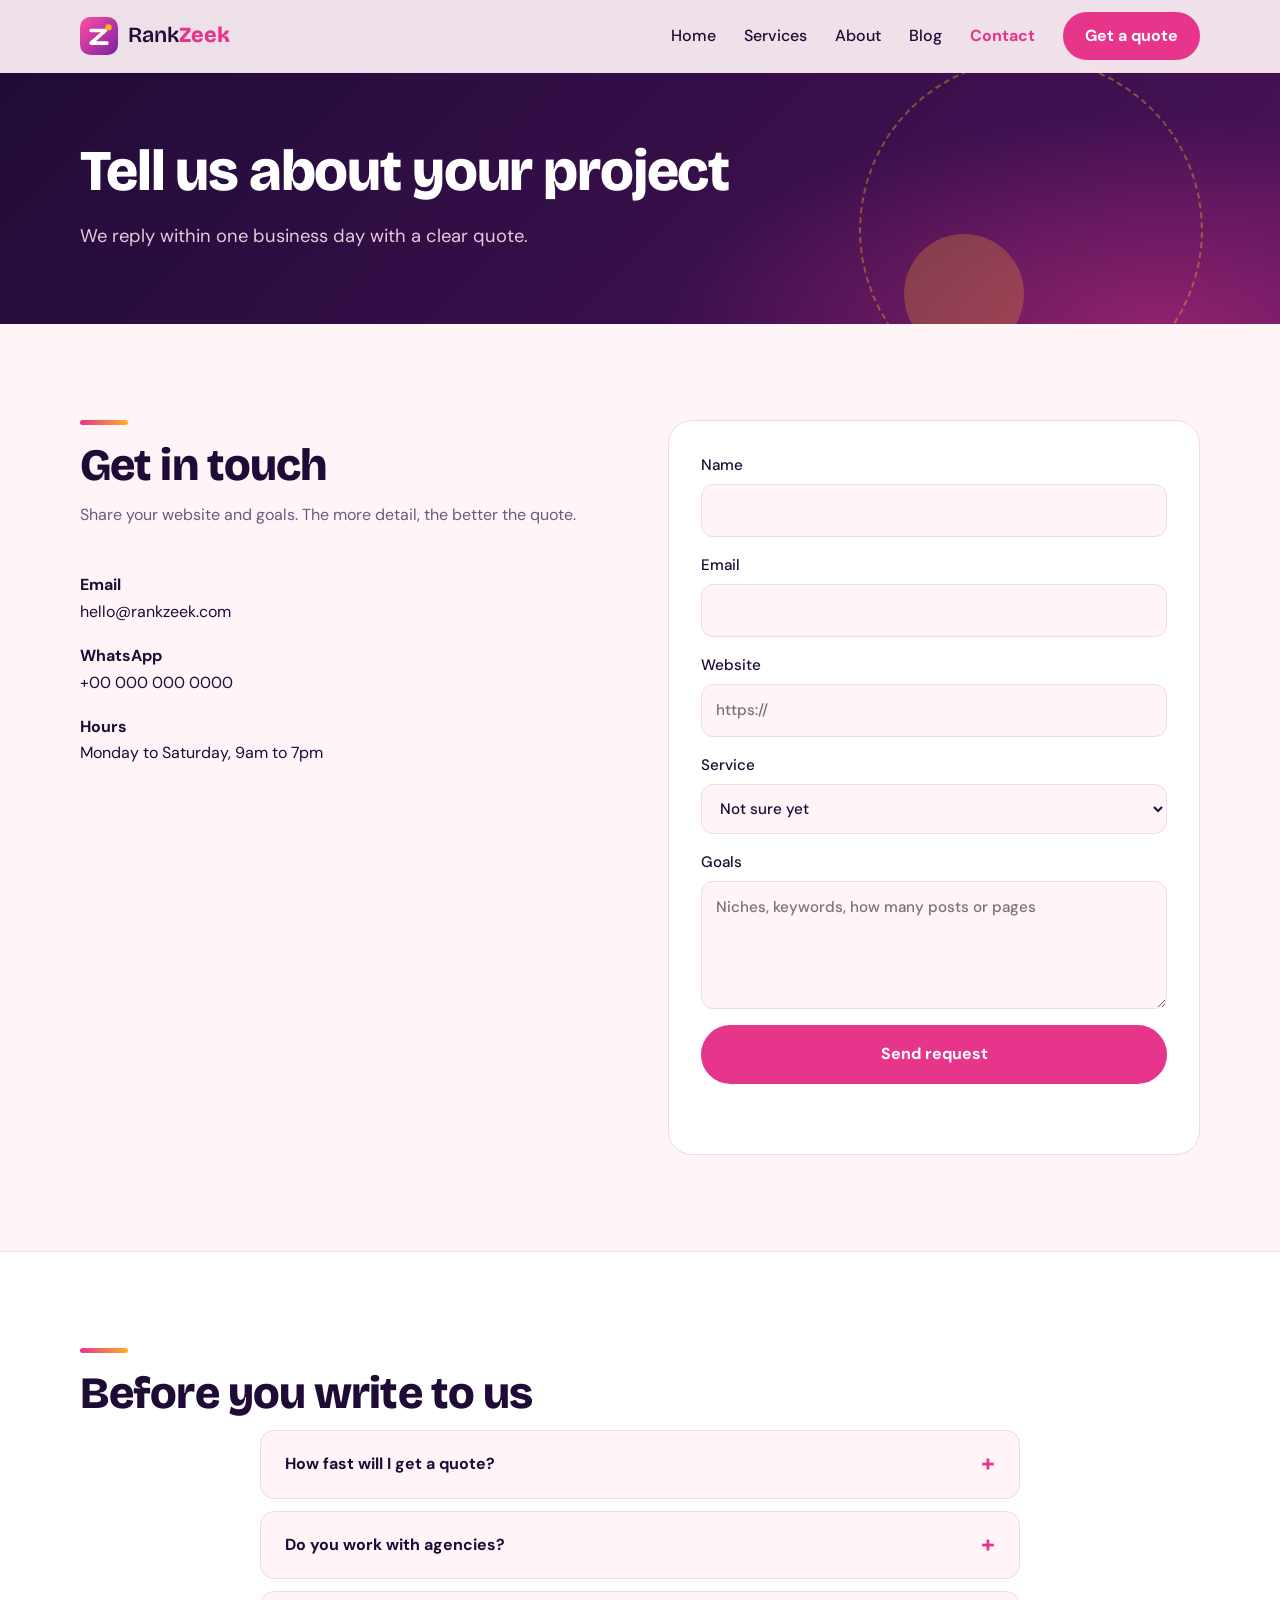
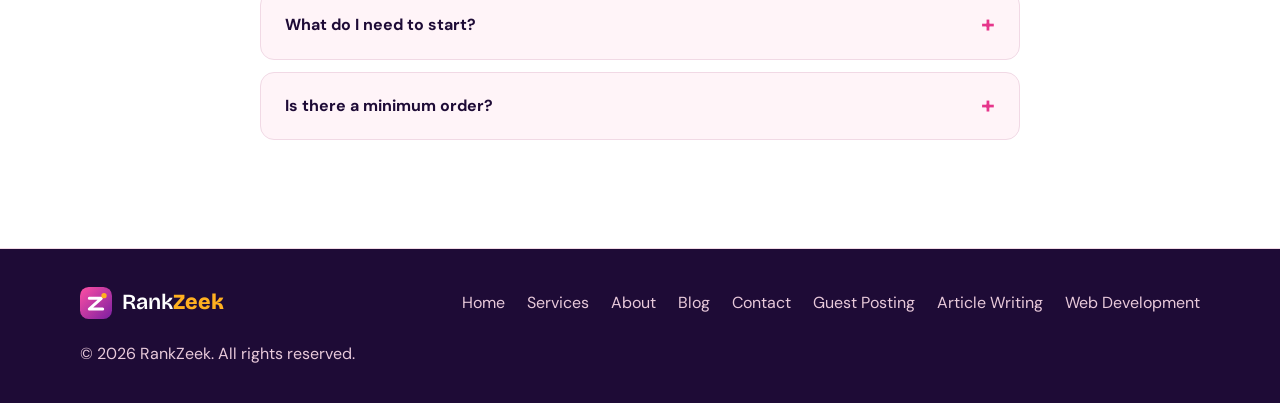
<file: contact.html>
<!DOCTYPE html>
<html lang="en"><head><meta charset="UTF-8"><meta name="viewport" content="width=device-width, initial-scale=1">
<title>Contact Us | RankZeek</title><meta name="description" content="Request a quote for guest posting, article writing or web development.">
<link rel="icon" href="logo.svg" type="image/svg+xml">
<link rel="preconnect" href="https://fonts.googleapis.com"><link rel="preconnect" href="https://fonts.gstatic.com" crossorigin>
<link href="https://fonts.googleapis.com/css2?family=Bricolage+Grotesque:opsz,wght@12..96,600;12..96,800&family=DM+Sans:wght@400;500;700&display=swap" rel="stylesheet">
<link rel="stylesheet" href="style.css"></head><body>
<div class="progress" id="progress"></div><header class="nav" id="nav"><div class="wrap nav-in">
<a class="brand" href="index.html" aria-label="RankZeek home"><img src="logo.svg" alt="" width="38" height="38"><span>Rank<b>Zeek</b></span></a>
<button class="burger" id="burger" aria-label="Open menu" aria-expanded="false" aria-controls="menu"><i></i><i></i><i></i></button>
<nav id="menu" class="menu"><a href="index.html">Home</a><a href="services.html">Services</a><a href="about.html">About</a><a href="blog.html">Blog</a><a href="contact.html" class="active">Contact</a><a class="btn btn-sm" href="contact.html">Get a quote</a></nav></div></header>
<main id="top"><section class="phero"><div class="wrap narrow-l"><h1>Tell us about your project</h1><p class="lead">We reply within one business day with a clear quote.</p></div></section><section class="sec"><div class="wrap contact"><div class="reveal"><h2>Get in touch</h2><p class="sub">Share your website and goals. The more detail, the better the quote.</p>
<div class="info"><div><b>Email</b>hello@rankzeek.com</div><div><b>WhatsApp</b>+00 000 000 0000</div><div><b>Hours</b>Monday to Saturday, 9am to 7pm</div></div></div>
<form id="form" class="form reveal" novalidate><label>Name<input name="name" required autocomplete="name"></label><label>Email<input name="email" type="email" required autocomplete="email"></label>
<label>Website<input name="site" type="url" placeholder="https://" autocomplete="url"></label>
<label>Service<select name="plan" id="plan"><option>Starter</option><option>Growth</option><option>Authority</option><option>Article writing</option><option>Web development</option><option selected>Not sure yet</option></select></label>
<label>Goals<textarea name="msg" rows="4" placeholder="Niches, keywords, how many posts or pages"></textarea></label>
<button class="btn" type="submit">Send request</button><p class="note" id="note" role="status" aria-live="polite"></p></form></div></section><section class="sec alt"><div class="wrap"><h2 class="reveal">Before you write to us</h2><div class="narrow" style="margin:0 auto"><details class="reveal"><summary>How fast will I get a quote?</summary><p>Within one business day.</p></details><details class="reveal"><summary>Do you work with agencies?</summary><p>Yes. We offer white-label reports and bulk rates.</p></details><details class="reveal"><summary>What do I need to start?</summary><p>Your website address and the keywords you want to rank for.</p></details><details class="reveal"><summary>Is there a minimum order?</summary><p>One guest post, 500 words of writing, or one landing page.</p></details></div></div></section></main>
<footer class="foot"><div class="wrap foot-in"><a class="brand" href="index.html"><img src="logo.svg" alt="" width="32" height="32"><span>Rank<b>Zeek</b></span></a>
<nav class="flinks"><a href="index.html">Home</a><a href="services.html">Services</a><a href="about.html">About</a><a href="blog.html">Blog</a><a href="contact.html">Contact</a><a href="guest-posting.html">Guest Posting</a><a href="article-writing.html">Article Writing</a><a href="web-development.html">Web Development</a></nav><p>© <span id="yr"></span> RankZeek. All rights reserved.</p></div></footer>
<button class="totop" id="totop" aria-label="Back to top">&#8593;</button><script src="script.js"></script></body></html>
</file>
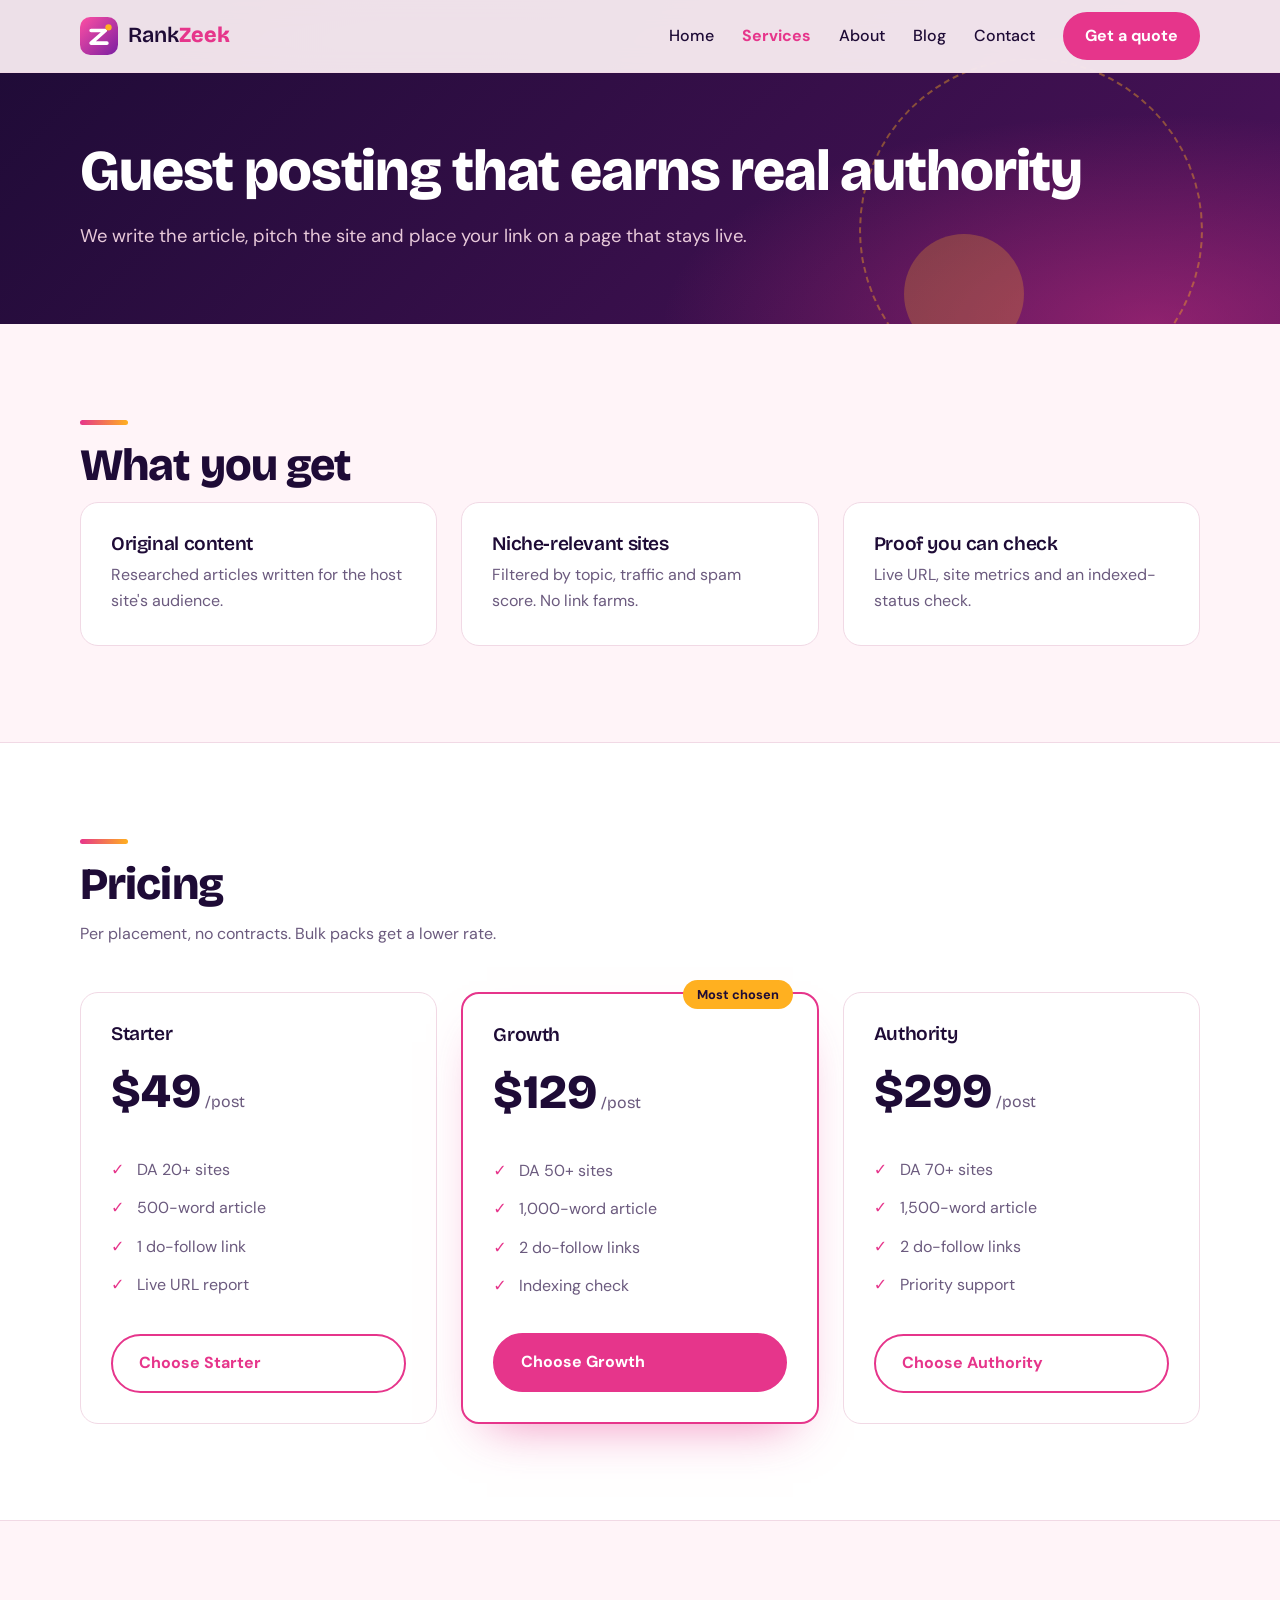
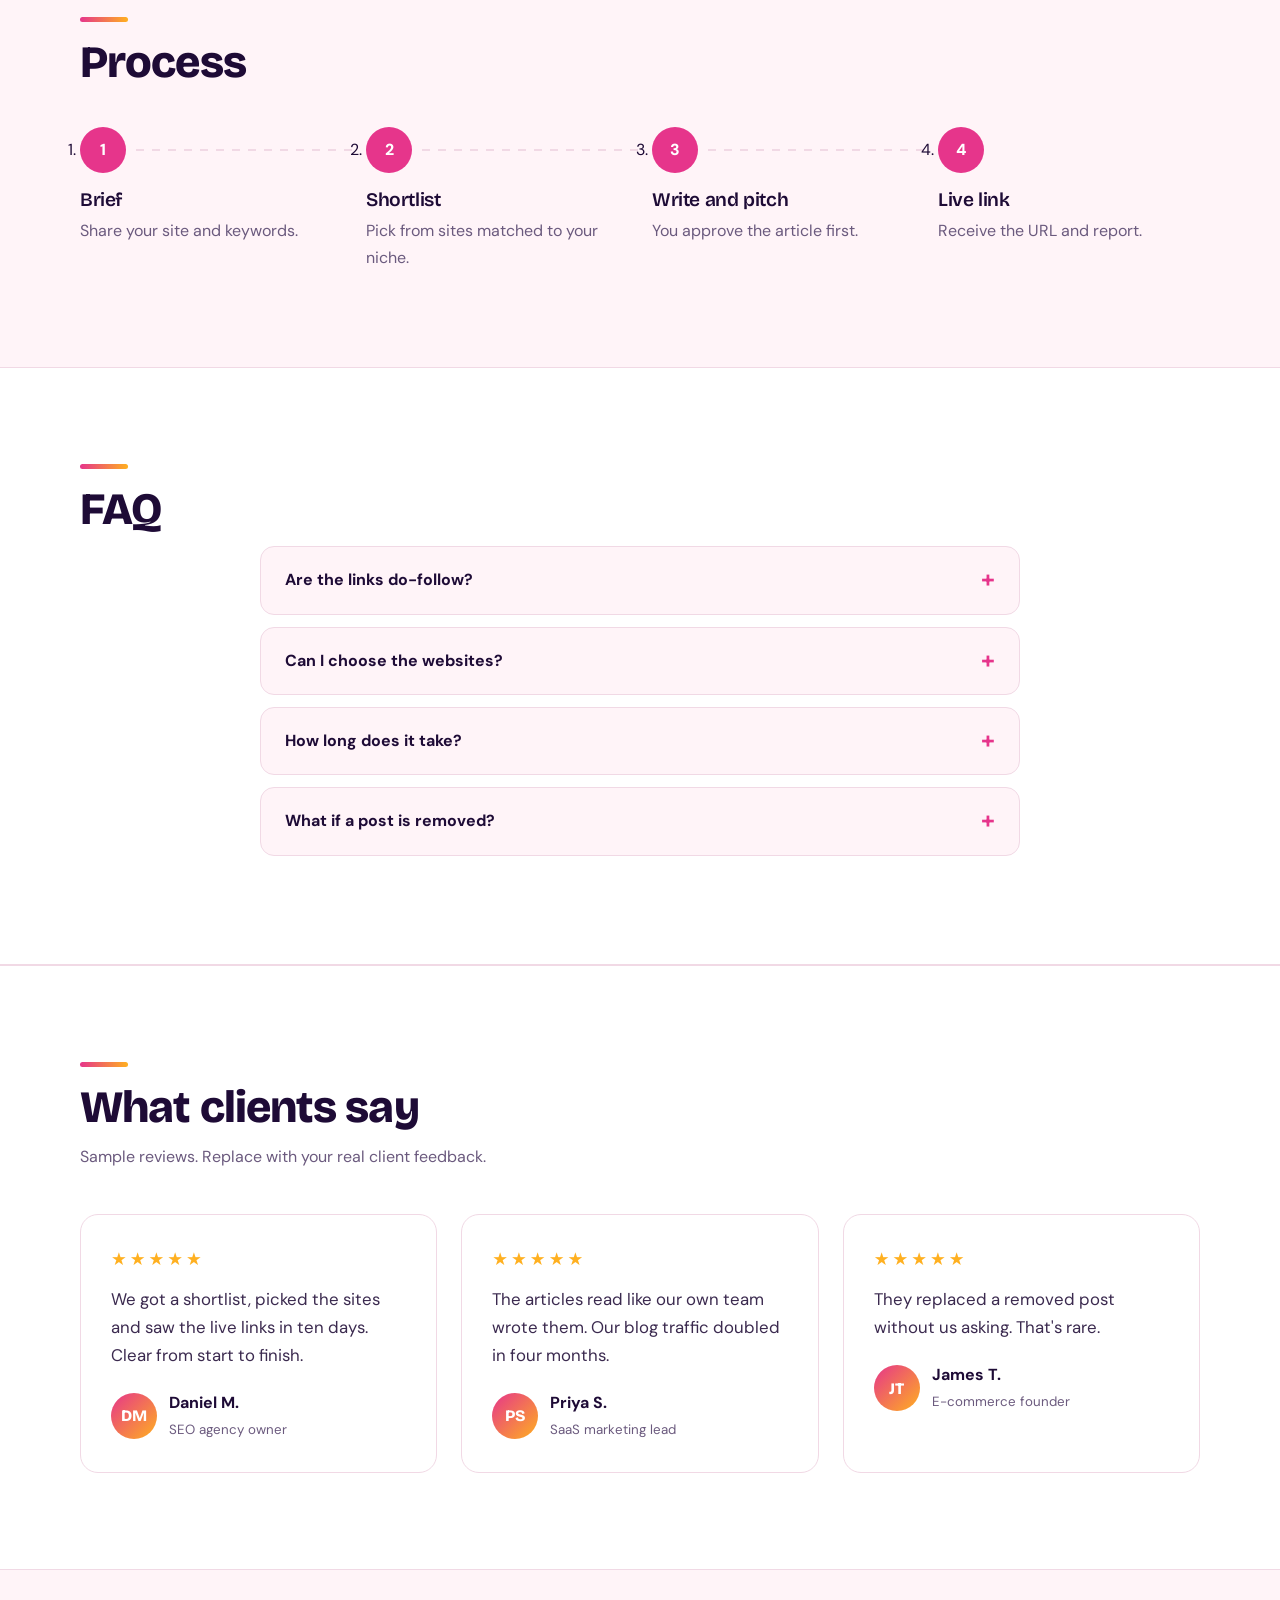
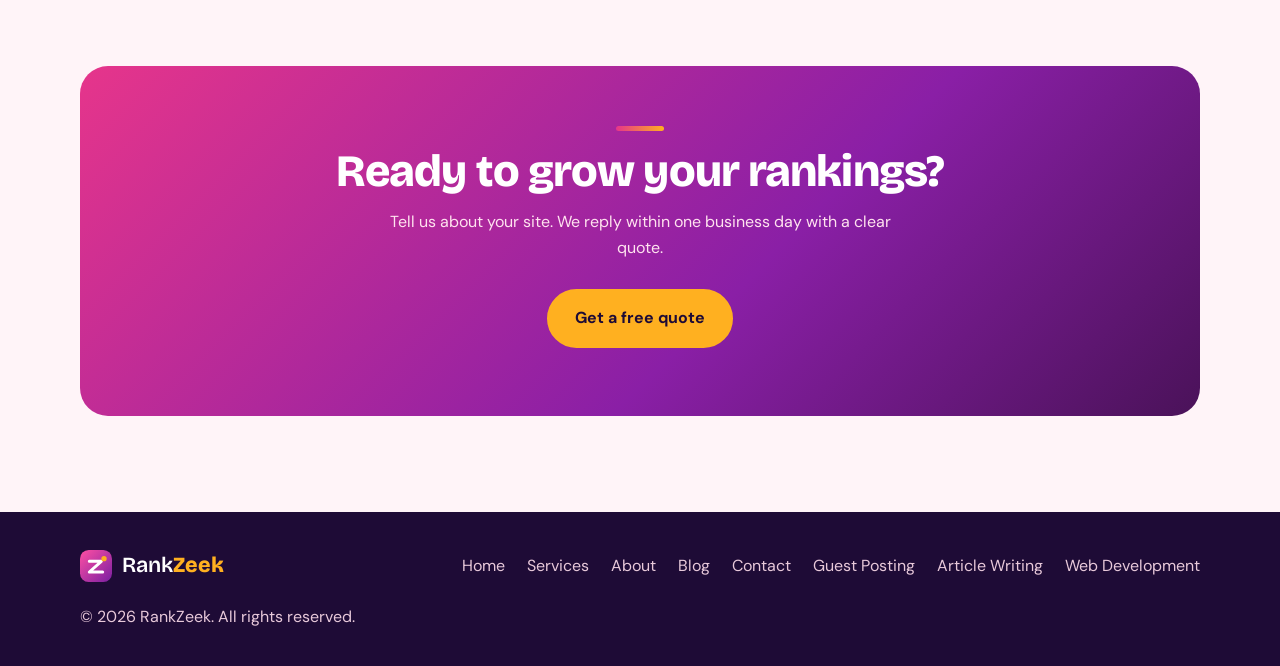
<file: guest-posting.html>
<!DOCTYPE html>
<html lang="en"><head><meta charset="UTF-8"><meta name="viewport" content="width=device-width, initial-scale=1">
<title>Guest Posting Service | RankZeek</title><meta name="description" content="Manual guest post outreach on relevant, high-authority sites with do-follow links.">
<link rel="icon" href="logo.svg" type="image/svg+xml">
<link rel="preconnect" href="https://fonts.googleapis.com"><link rel="preconnect" href="https://fonts.gstatic.com" crossorigin>
<link href="https://fonts.googleapis.com/css2?family=Bricolage+Grotesque:opsz,wght@12..96,600;12..96,800&family=DM+Sans:wght@400;500;700&display=swap" rel="stylesheet">
<link rel="stylesheet" href="style.css"></head><body>
<div class="progress" id="progress"></div><header class="nav" id="nav"><div class="wrap nav-in">
<a class="brand" href="index.html" aria-label="RankZeek home"><img src="logo.svg" alt="" width="38" height="38"><span>Rank<b>Zeek</b></span></a>
<button class="burger" id="burger" aria-label="Open menu" aria-expanded="false" aria-controls="menu"><i></i><i></i><i></i></button>
<nav id="menu" class="menu"><a href="index.html">Home</a><a href="services.html" class="active">Services</a><a href="about.html">About</a><a href="blog.html">Blog</a><a href="contact.html">Contact</a><a class="btn btn-sm" href="contact.html">Get a quote</a></nav></div></header>
<main id="top"><section class="phero"><div class="wrap narrow-l"><h1>Guest posting that earns real authority</h1><p class="lead">We write the article, pitch the site and place your link on a page that stays live.</p></div></section><section class="sec"><div class="wrap"><h2 class="reveal">What you get</h2><div class="grid3"><article class="card reveal"><h3>Original content</h3><p>Researched articles written for the host site's audience.</p></article><article class="card reveal"><h3>Niche-relevant sites</h3><p>Filtered by topic, traffic and spam score. No link farms.</p></article><article class="card reveal"><h3>Proof you can check</h3><p>Live URL, site metrics and an indexed-status check.</p></article></div></div></section><section class="sec alt"><div class="wrap"><h2 class="reveal">Pricing</h2><p class="sub reveal">Per placement, no contracts. Bulk packs get a lower rate.</p><div class="grid3 price"><article class="card reveal"><h3>Starter</h3><div class="amt">$49<small>/post</small></div><ul><li>DA 20+ sites</li><li>500-word article</li><li>1 do-follow link</li><li>Live URL report</li></ul><a class="btn btn-ghost" href="contact.html?plan=Starter">Choose Starter</a></article><article class="card hot reveal"><span class="tag">Most chosen</span><h3>Growth</h3><div class="amt">$129<small>/post</small></div><ul><li>DA 50+ sites</li><li>1,000-word article</li><li>2 do-follow links</li><li>Indexing check</li></ul><a class="btn" href="contact.html?plan=Growth">Choose Growth</a></article><article class="card reveal"><h3>Authority</h3><div class="amt">$299<small>/post</small></div><ul><li>DA 70+ sites</li><li>1,500-word article</li><li>2 do-follow links</li><li>Priority support</li></ul><a class="btn btn-ghost" href="contact.html?plan=Authority">Choose Authority</a></article></div></div></section><section class="sec"><div class="wrap"><h2 class="reveal">Process</h2><ol class="steps"><li class="reveal"><span>1</span><h3>Brief</h3><p>Share your site and keywords.</p></li><li class="reveal"><span>2</span><h3>Shortlist</h3><p>Pick from sites matched to your niche.</p></li><li class="reveal"><span>3</span><h3>Write and pitch</h3><p>You approve the article first.</p></li><li class="reveal"><span>4</span><h3>Live link</h3><p>Receive the URL and report.</p></li></ol></div></section><section class="sec alt"><div class="wrap"><h2 class="reveal">FAQ</h2><div class="narrow" style="margin:0 auto"><details class="reveal"><summary>Are the links do-follow?</summary><p>Yes. We state the link type before you pay.</p></details><details class="reveal"><summary>Can I choose the websites?</summary><p>Yes. We send a shortlist with metrics and you pick.</p></details><details class="reveal"><summary>How long does it take?</summary><p>Most posts go live in 7 to 14 days.</p></details><details class="reveal"><summary>What if a post is removed?</summary><p>We replace it free within 12 months.</p></details></div></div></section><section class="sec alt"><div class="wrap"><h2 class="reveal">What clients say</h2><p class="sub reveal">Sample reviews. Replace with your real client feedback.</p><div class="grid3"><article class="card reveal"><div class="stars" aria-label="5 stars">&#9733;&#9733;&#9733;&#9733;&#9733;</div><p class="quote">We got a shortlist, picked the sites and saw the live links in ten days. Clear from start to finish.</p><div class="who"><div class="avatar">DM</div><div><b>Daniel M.</b><small>SEO agency owner</small></div></div></article><article class="card reveal"><div class="stars" aria-label="5 stars">&#9733;&#9733;&#9733;&#9733;&#9733;</div><p class="quote">The articles read like our own team wrote them. Our blog traffic doubled in four months.</p><div class="who"><div class="avatar">PS</div><div><b>Priya S.</b><small>SaaS marketing lead</small></div></div></article><article class="card reveal"><div class="stars" aria-label="5 stars">&#9733;&#9733;&#9733;&#9733;&#9733;</div><p class="quote">They replaced a removed post without us asking. That's rare.</p><div class="who"><div class="avatar">JT</div><div><b>James T.</b><small>E-commerce founder</small></div></div></article></div></div></section><section class="sec"><div class="wrap"><div class="cta reveal"><h2>Ready to grow your rankings?</h2><p>Tell us about your site. We reply within one business day with a clear quote.</p><a class="btn" href="contact.html">Get a free quote</a></div></div></section></main>
<footer class="foot"><div class="wrap foot-in"><a class="brand" href="index.html"><img src="logo.svg" alt="" width="32" height="32"><span>Rank<b>Zeek</b></span></a>
<nav class="flinks"><a href="index.html">Home</a><a href="services.html">Services</a><a href="about.html">About</a><a href="blog.html">Blog</a><a href="contact.html">Contact</a><a href="guest-posting.html">Guest Posting</a><a href="article-writing.html">Article Writing</a><a href="web-development.html">Web Development</a></nav><p>© <span id="yr"></span> RankZeek. All rights reserved.</p></div></footer>
<button class="totop" id="totop" aria-label="Back to top">&#8593;</button><script src="script.js"></script></body></html>
</file>
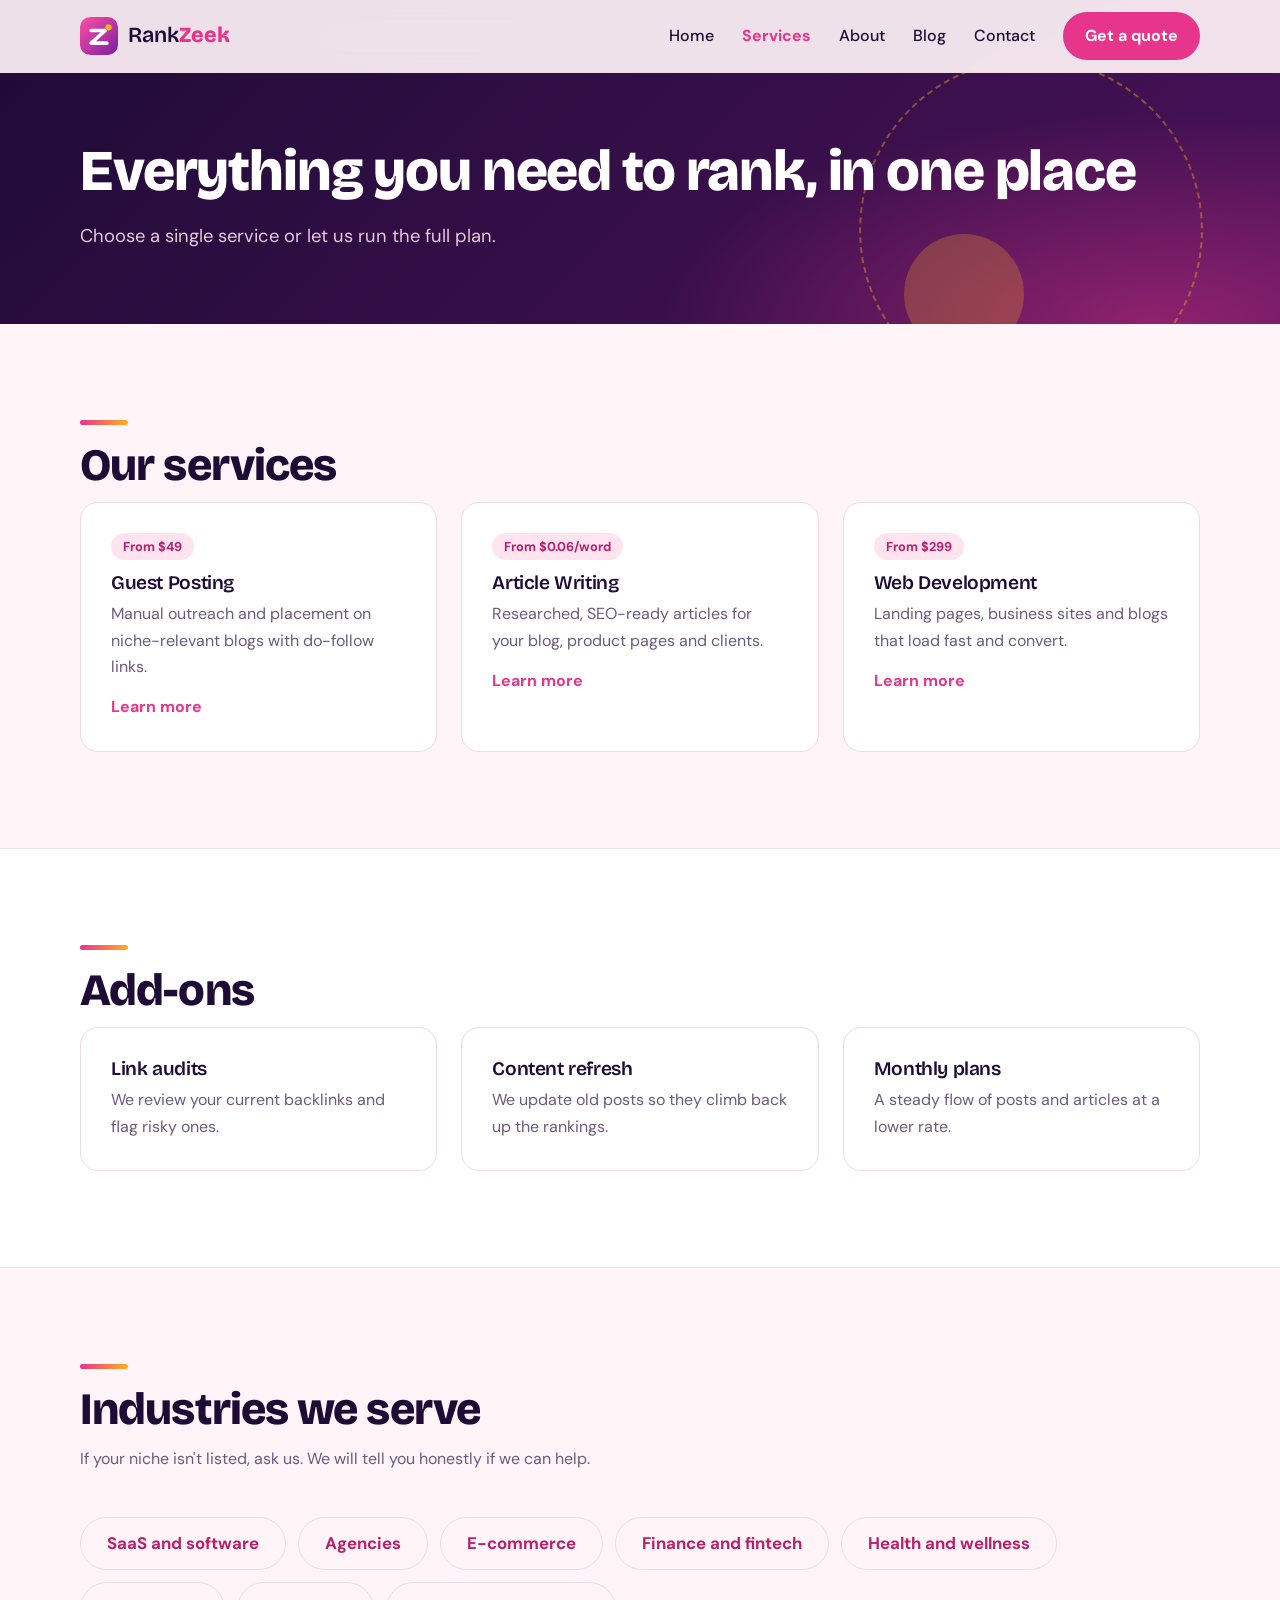
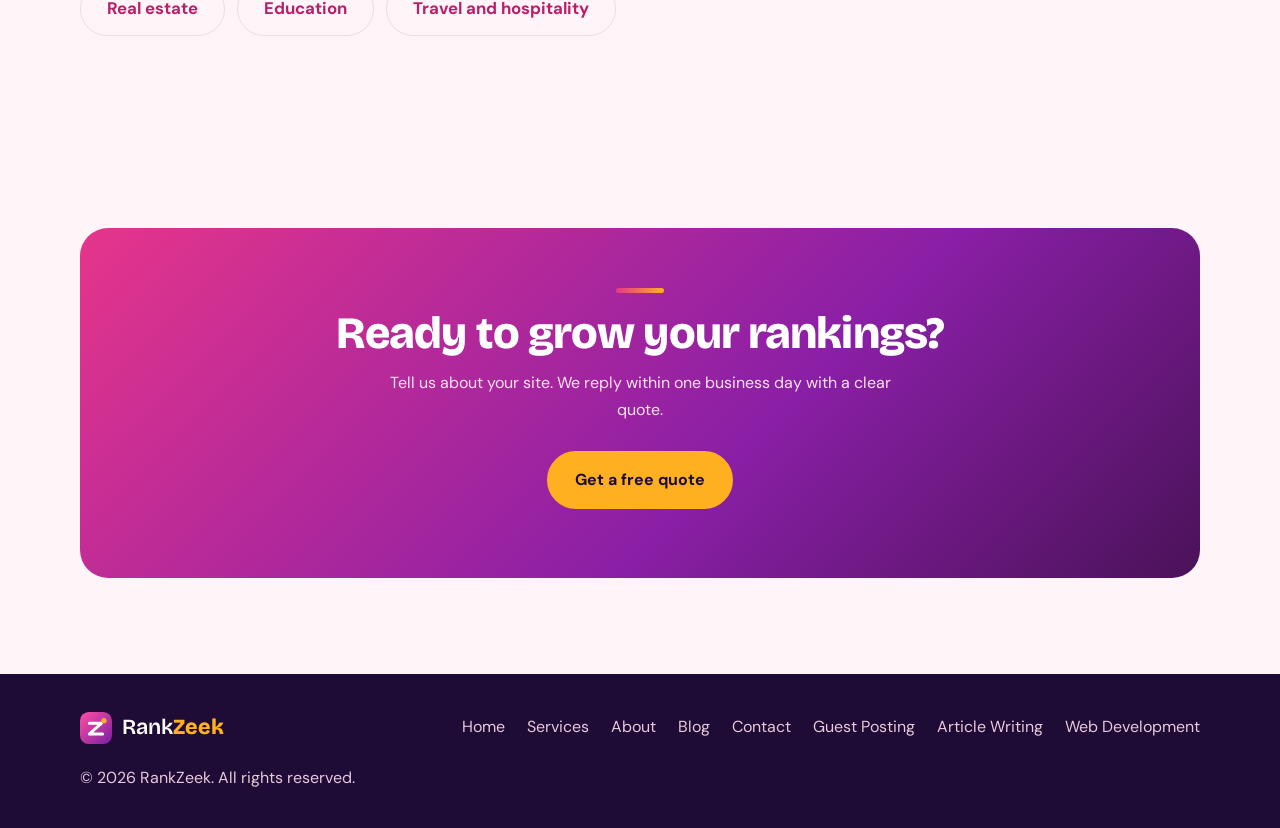
<file: services.html>
<!DOCTYPE html>
<html lang="en"><head><meta charset="UTF-8"><meta name="viewport" content="width=device-width, initial-scale=1">
<title>Services | RankZeek</title><meta name="description" content="Guest posting, article writing and web development from one team.">
<link rel="icon" href="logo.svg" type="image/svg+xml">
<link rel="preconnect" href="https://fonts.googleapis.com"><link rel="preconnect" href="https://fonts.gstatic.com" crossorigin>
<link href="https://fonts.googleapis.com/css2?family=Bricolage+Grotesque:opsz,wght@12..96,600;12..96,800&family=DM+Sans:wght@400;500;700&display=swap" rel="stylesheet">
<link rel="stylesheet" href="style.css"></head><body>
<div class="progress" id="progress"></div><header class="nav" id="nav"><div class="wrap nav-in">
<a class="brand" href="index.html" aria-label="RankZeek home"><img src="logo.svg" alt="" width="38" height="38"><span>Rank<b>Zeek</b></span></a>
<button class="burger" id="burger" aria-label="Open menu" aria-expanded="false" aria-controls="menu"><i></i><i></i><i></i></button>
<nav id="menu" class="menu"><a href="index.html">Home</a><a href="services.html" class="active">Services</a><a href="about.html">About</a><a href="blog.html">Blog</a><a href="contact.html">Contact</a><a class="btn btn-sm" href="contact.html">Get a quote</a></nav></div></header>
<main id="top"><section class="phero"><div class="wrap narrow-l"><h1>Everything you need to rank, in one place</h1><p class="lead">Choose a single service or let us run the full plan.</p></div></section><section class="sec"><div class="wrap"><h2 class="reveal">Our services</h2><div class="grid3"><a class="card reveal" href="guest-posting.html"><span class="pill">From $49</span><h3>Guest Posting</h3><p>Manual outreach and placement on niche-relevant blogs with do-follow links.</p><span class="link">Learn more</span></a><a class="card reveal" href="article-writing.html"><span class="pill">From $0.06/word</span><h3>Article Writing</h3><p>Researched, SEO-ready articles for your blog, product pages and clients.</p><span class="link">Learn more</span></a><a class="card reveal" href="web-development.html"><span class="pill">From $299</span><h3>Web Development</h3><p>Landing pages, business sites and blogs that load fast and convert.</p><span class="link">Learn more</span></a></div></div></section><section class="sec alt"><div class="wrap"><h2 class="reveal">Add-ons</h2><div class="grid3"><article class="card reveal"><h3>Link audits</h3><p>We review your current backlinks and flag risky ones.</p></article><article class="card reveal"><h3>Content refresh</h3><p>We update old posts so they climb back up the rankings.</p></article><article class="card reveal"><h3>Monthly plans</h3><p>A steady flow of posts and articles at a lower rate.</p></article></div></div></section><section class="sec"><div class="wrap"><h2 class="reveal">Industries we serve</h2><p class="sub reveal">If your niche isn't listed, ask us. We will tell you honestly if we can help.</p><div class="chips reveal"><span>SaaS and software</span><span>Agencies</span><span>E-commerce</span><span>Finance and fintech</span><span>Health and wellness</span><span>Real estate</span><span>Education</span><span>Travel and hospitality</span></div></div></section><section class="sec"><div class="wrap"><div class="cta reveal"><h2>Ready to grow your rankings?</h2><p>Tell us about your site. We reply within one business day with a clear quote.</p><a class="btn" href="contact.html">Get a free quote</a></div></div></section></main>
<footer class="foot"><div class="wrap foot-in"><a class="brand" href="index.html"><img src="logo.svg" alt="" width="32" height="32"><span>Rank<b>Zeek</b></span></a>
<nav class="flinks"><a href="index.html">Home</a><a href="services.html">Services</a><a href="about.html">About</a><a href="blog.html">Blog</a><a href="contact.html">Contact</a><a href="guest-posting.html">Guest Posting</a><a href="article-writing.html">Article Writing</a><a href="web-development.html">Web Development</a></nav><p>© <span id="yr"></span> RankZeek. All rights reserved.</p></div></footer>
<button class="totop" id="totop" aria-label="Back to top">&#8593;</button><script src="script.js"></script></body></html>
</file>
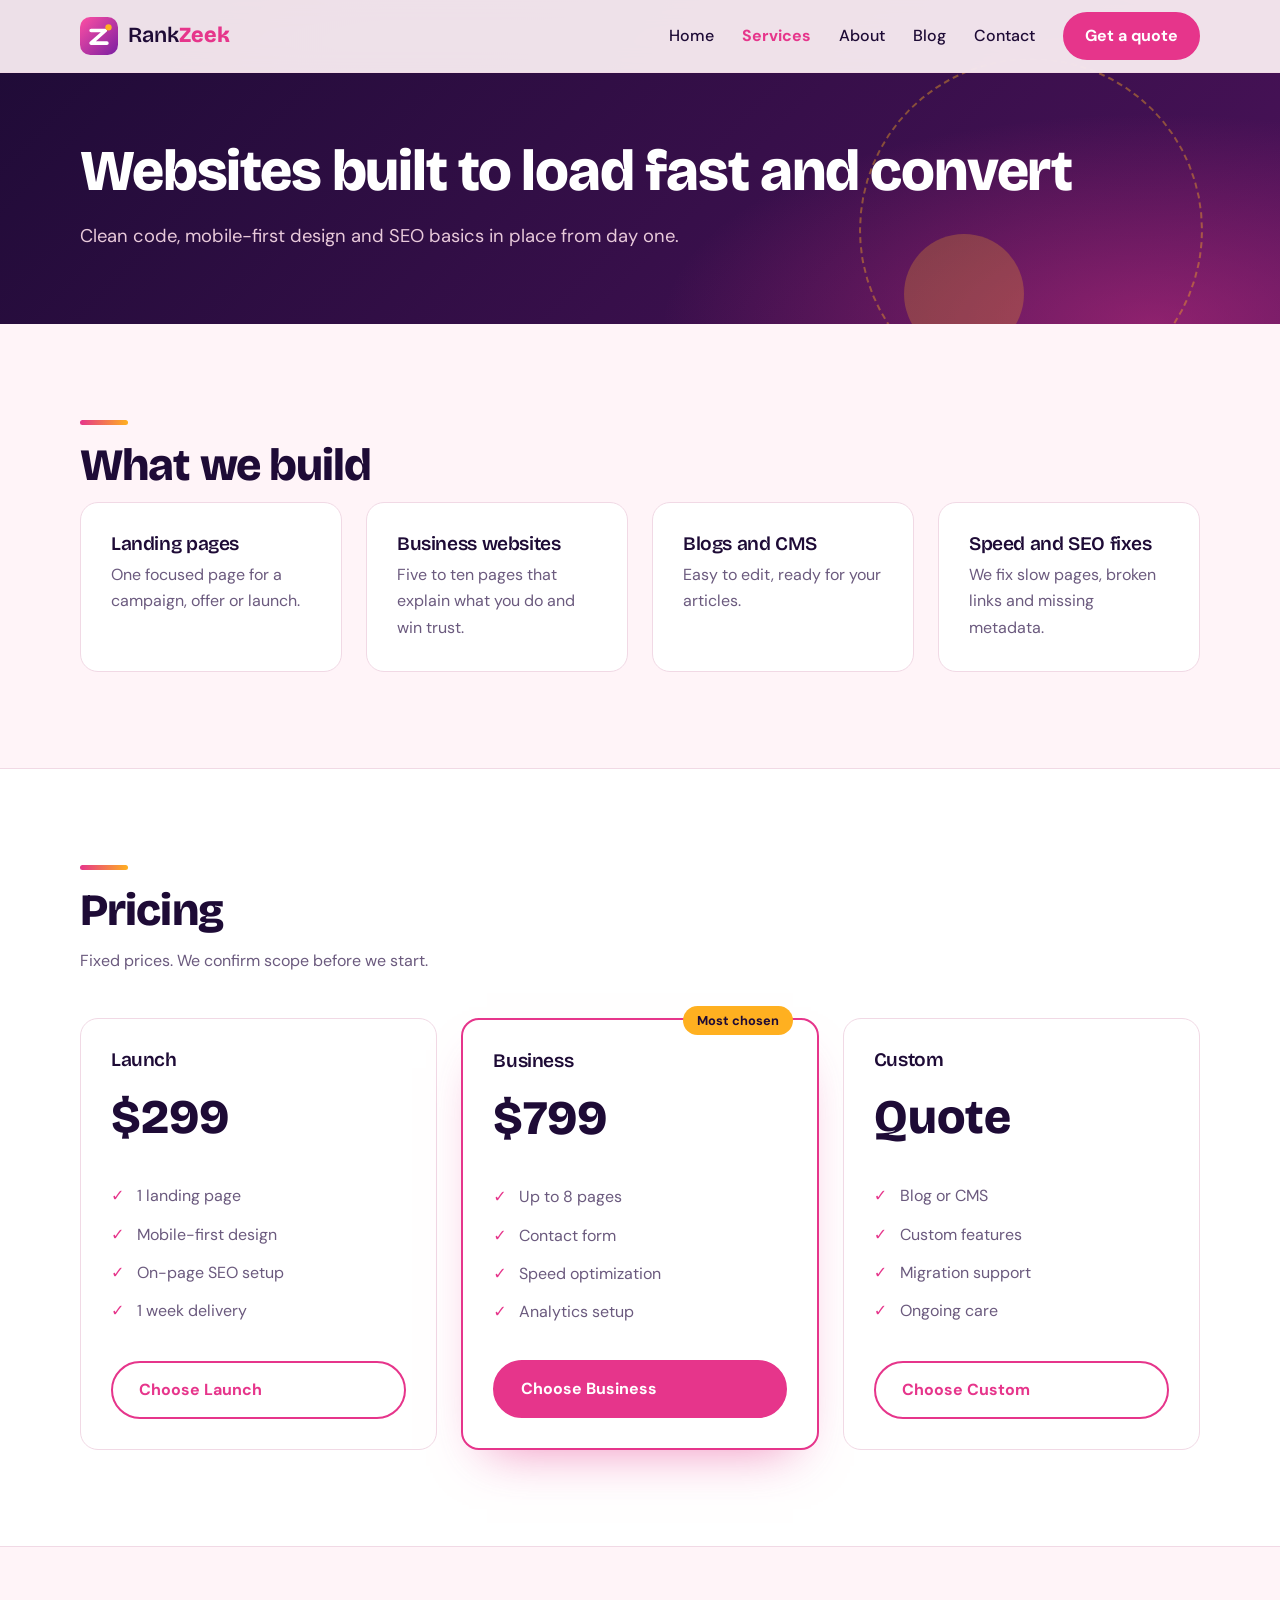
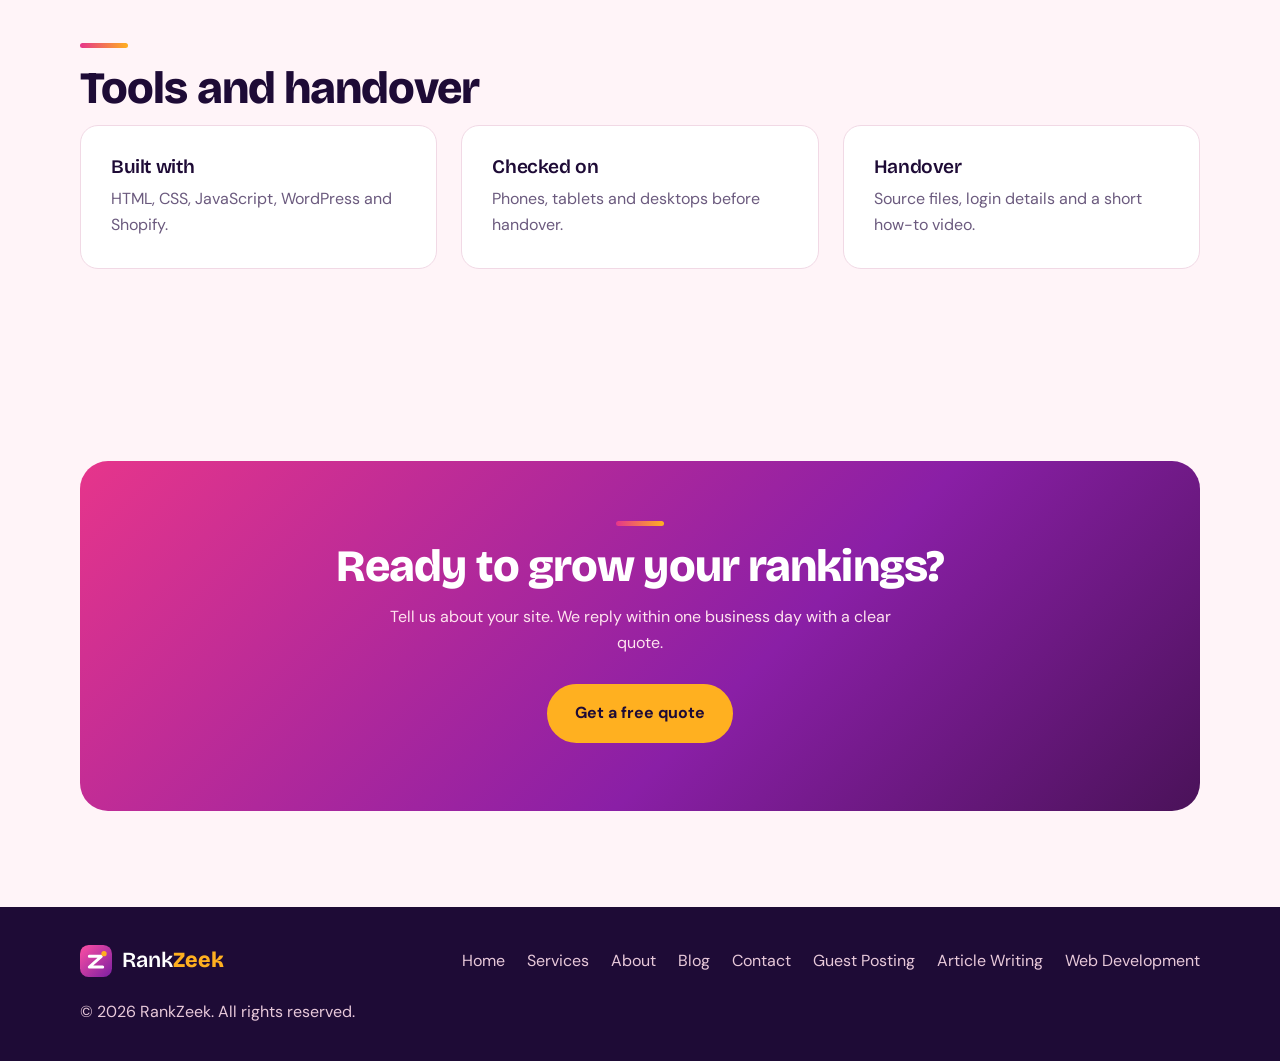
<file: web-development.html>
<!DOCTYPE html>
<html lang="en"><head><meta charset="UTF-8"><meta name="viewport" content="width=device-width, initial-scale=1">
<title>Web Development | RankZeek</title><meta name="description" content="Fast, SEO-friendly websites, landing pages and blogs built to convert.">
<link rel="icon" href="logo.svg" type="image/svg+xml">
<link rel="preconnect" href="https://fonts.googleapis.com"><link rel="preconnect" href="https://fonts.gstatic.com" crossorigin>
<link href="https://fonts.googleapis.com/css2?family=Bricolage+Grotesque:opsz,wght@12..96,600;12..96,800&family=DM+Sans:wght@400;500;700&display=swap" rel="stylesheet">
<link rel="stylesheet" href="style.css"></head><body>
<div class="progress" id="progress"></div><header class="nav" id="nav"><div class="wrap nav-in">
<a class="brand" href="index.html" aria-label="RankZeek home"><img src="logo.svg" alt="" width="38" height="38"><span>Rank<b>Zeek</b></span></a>
<button class="burger" id="burger" aria-label="Open menu" aria-expanded="false" aria-controls="menu"><i></i><i></i><i></i></button>
<nav id="menu" class="menu"><a href="index.html">Home</a><a href="services.html" class="active">Services</a><a href="about.html">About</a><a href="blog.html">Blog</a><a href="contact.html">Contact</a><a class="btn btn-sm" href="contact.html">Get a quote</a></nav></div></header>
<main id="top"><section class="phero"><div class="wrap narrow-l"><h1>Websites built to load fast and convert</h1><p class="lead">Clean code, mobile-first design and SEO basics in place from day one.</p></div></section><section class="sec"><div class="wrap"><h2 class="reveal">What we build</h2><div class="grid4"><article class="card reveal"><h3>Landing pages</h3><p>One focused page for a campaign, offer or launch.</p></article><article class="card reveal"><h3>Business websites</h3><p>Five to ten pages that explain what you do and win trust.</p></article><article class="card reveal"><h3>Blogs and CMS</h3><p>Easy to edit, ready for your articles.</p></article><article class="card reveal"><h3>Speed and SEO fixes</h3><p>We fix slow pages, broken links and missing metadata.</p></article></div></div></section><section class="sec alt"><div class="wrap"><h2 class="reveal">Pricing</h2><p class="sub reveal">Fixed prices. We confirm scope before we start.</p><div class="grid3 price"><article class="card reveal"><h3>Launch</h3><div class="amt">$299<small></small></div><ul><li>1 landing page</li><li>Mobile-first design</li><li>On-page SEO setup</li><li>1 week delivery</li></ul><a class="btn btn-ghost" href="contact.html?plan=Launch">Choose Launch</a></article><article class="card hot reveal"><span class="tag">Most chosen</span><h3>Business</h3><div class="amt">$799<small></small></div><ul><li>Up to 8 pages</li><li>Contact form</li><li>Speed optimization</li><li>Analytics setup</li></ul><a class="btn" href="contact.html?plan=Business">Choose Business</a></article><article class="card reveal"><h3>Custom</h3><div class="amt">Quote<small></small></div><ul><li>Blog or CMS</li><li>Custom features</li><li>Migration support</li><li>Ongoing care</li></ul><a class="btn btn-ghost" href="contact.html?plan=Custom">Choose Custom</a></article></div></div></section><section class="sec"><div class="wrap"><h2 class="reveal">Tools and handover</h2><div class="grid3"><article class="card reveal"><h3>Built with</h3><p>HTML, CSS, JavaScript, WordPress and Shopify.</p></article><article class="card reveal"><h3>Checked on</h3><p>Phones, tablets and desktops before handover.</p></article><article class="card reveal"><h3>Handover</h3><p>Source files, login details and a short how-to video.</p></article></div></div></section><section class="sec"><div class="wrap"><div class="cta reveal"><h2>Ready to grow your rankings?</h2><p>Tell us about your site. We reply within one business day with a clear quote.</p><a class="btn" href="contact.html">Get a free quote</a></div></div></section></main>
<footer class="foot"><div class="wrap foot-in"><a class="brand" href="index.html"><img src="logo.svg" alt="" width="32" height="32"><span>Rank<b>Zeek</b></span></a>
<nav class="flinks"><a href="index.html">Home</a><a href="services.html">Services</a><a href="about.html">About</a><a href="blog.html">Blog</a><a href="contact.html">Contact</a><a href="guest-posting.html">Guest Posting</a><a href="article-writing.html">Article Writing</a><a href="web-development.html">Web Development</a></nav><p>© <span id="yr"></span> RankZeek. All rights reserved.</p></div></footer>
<button class="totop" id="totop" aria-label="Back to top">&#8593;</button><script src="script.js"></script></body></html>
</file>
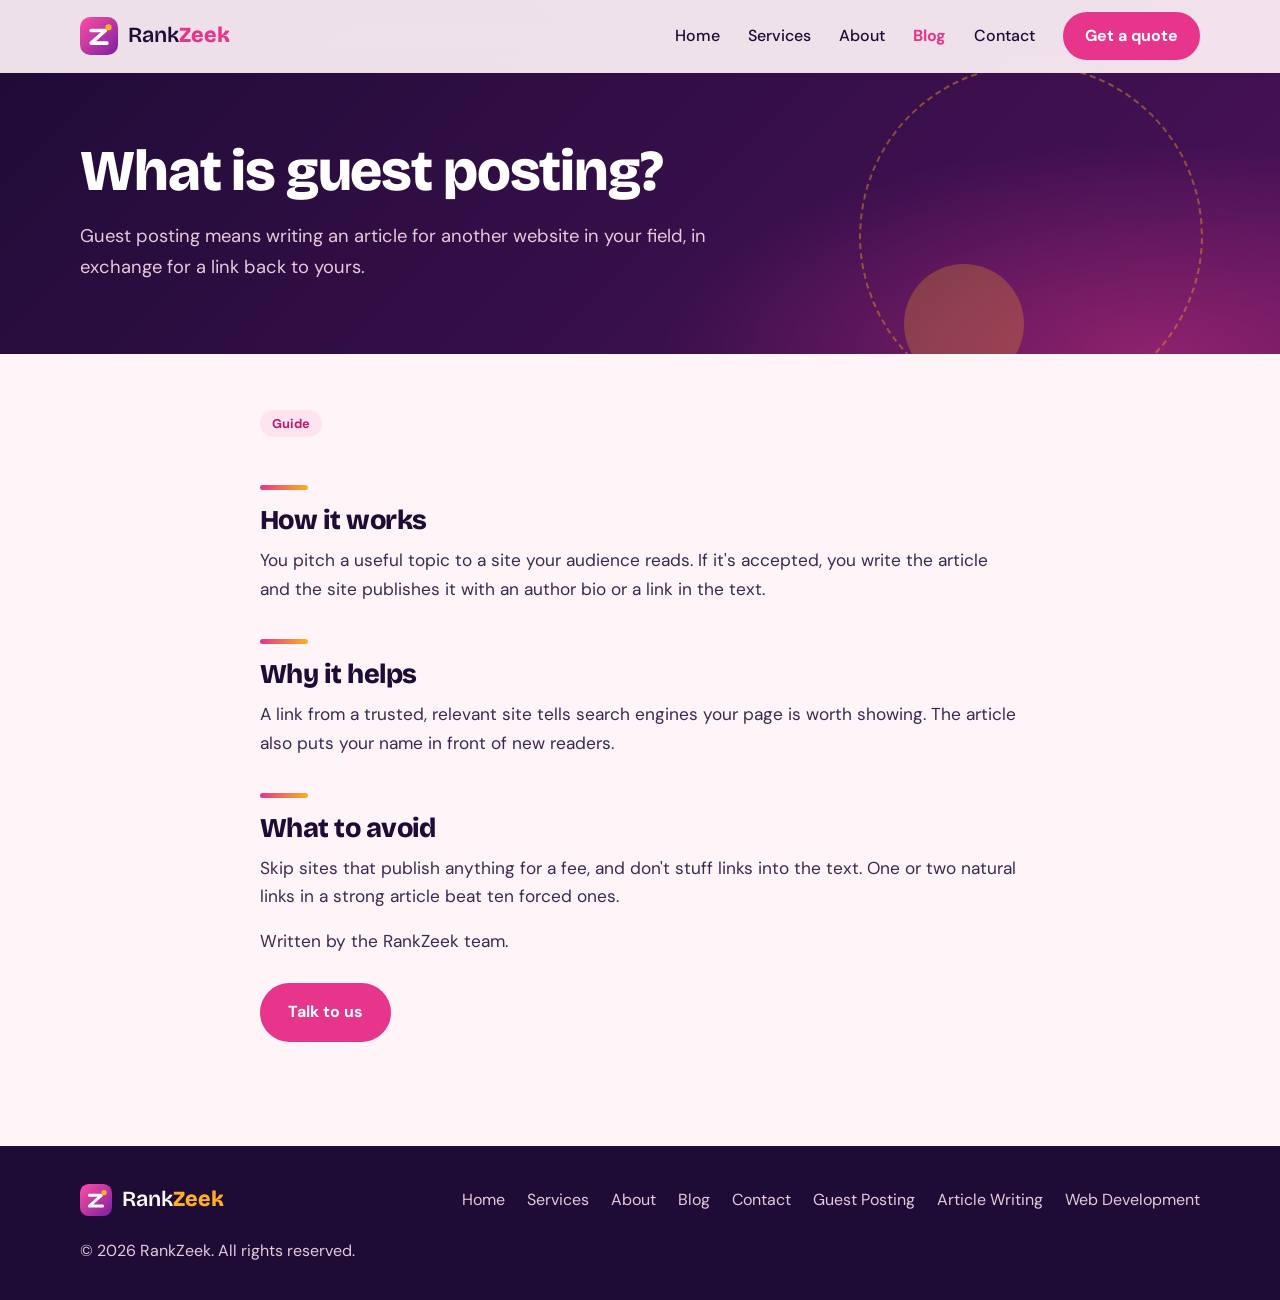
<file: what-is-guest-posting.html>
<!DOCTYPE html>
<html lang="en"><head><meta charset="UTF-8"><meta name="viewport" content="width=device-width, initial-scale=1">
<title>What is guest posting? | RankZeek</title><meta name="description" content="Guest posting means writing an article for another website in your field, in exchange for a link back to yours.">
<link rel="icon" href="logo.svg" type="image/svg+xml">
<link rel="preconnect" href="https://fonts.googleapis.com"><link rel="preconnect" href="https://fonts.gstatic.com" crossorigin>
<link href="https://fonts.googleapis.com/css2?family=Bricolage+Grotesque:opsz,wght@12..96,600;12..96,800&family=DM+Sans:wght@400;500;700&display=swap" rel="stylesheet">
<link rel="stylesheet" href="style.css"></head><body>
<div class="progress" id="progress"></div><header class="nav" id="nav"><div class="wrap nav-in">
<a class="brand" href="index.html" aria-label="RankZeek home"><img src="logo.svg" alt="" width="38" height="38"><span>Rank<b>Zeek</b></span></a>
<button class="burger" id="burger" aria-label="Open menu" aria-expanded="false" aria-controls="menu"><i></i><i></i><i></i></button>
<nav id="menu" class="menu"><a href="index.html">Home</a><a href="services.html">Services</a><a href="about.html">About</a><a href="blog.html" class="active">Blog</a><a href="contact.html">Contact</a><a class="btn btn-sm" href="contact.html">Get a quote</a></nav></div></header>
<main id="top"><section class="phero"><div class="wrap narrow-l"><h1>What is guest posting?</h1><p class="lead">Guest posting means writing an article for another website in your field, in exchange for a link back to yours.</p></div></section><section class="sec article"><div class="wrap narrow"><span class="pill">Guide</span><h2>How it works</h2><p>You pitch a useful topic to a site your audience reads. If it's accepted, you write the article and the site publishes it with an author bio or a link in the text.</p><h2>Why it helps</h2><p>A link from a trusted, relevant site tells search engines your page is worth showing. The article also puts your name in front of new readers.</p><h2>What to avoid</h2><p>Skip sites that publish anything for a fee, and don't stuff links into the text. One or two natural links in a strong article beat ten forced ones.</p><p class="meta">Written by the RankZeek team.</p><a class="btn" href="contact.html" style="margin-top:12px">Talk to us</a></div></section></main>
<footer class="foot"><div class="wrap foot-in"><a class="brand" href="index.html"><img src="logo.svg" alt="" width="32" height="32"><span>Rank<b>Zeek</b></span></a>
<nav class="flinks"><a href="index.html">Home</a><a href="services.html">Services</a><a href="about.html">About</a><a href="blog.html">Blog</a><a href="contact.html">Contact</a><a href="guest-posting.html">Guest Posting</a><a href="article-writing.html">Article Writing</a><a href="web-development.html">Web Development</a></nav><p>© <span id="yr"></span> RankZeek. All rights reserved.</p></div></footer>
<button class="totop" id="totop" aria-label="Back to top">&#8593;</button><script src="script.js"></script></body></html>
</file>
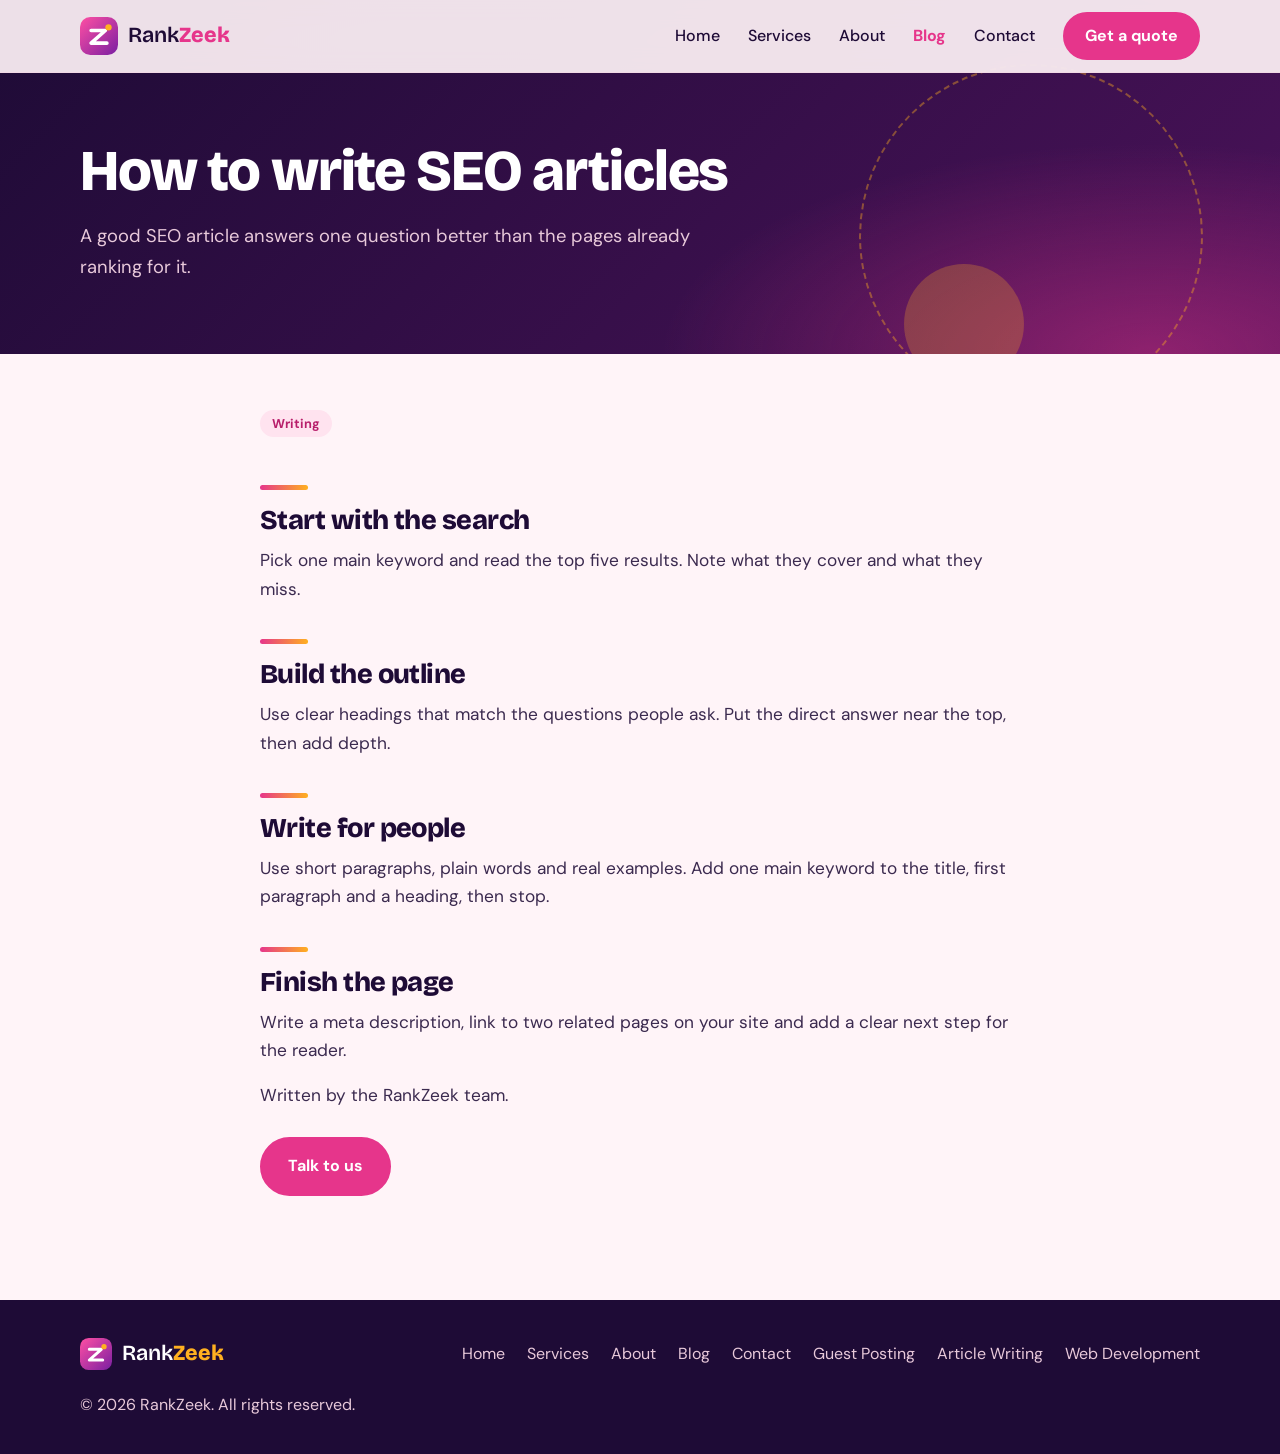
<file: write-seo-articles.html>
<!DOCTYPE html>
<html lang="en"><head><meta charset="UTF-8"><meta name="viewport" content="width=device-width, initial-scale=1">
<title>How to write SEO articles | RankZeek</title><meta name="description" content="A good SEO article answers one question better than the pages already ranking for it.">
<link rel="icon" href="logo.svg" type="image/svg+xml">
<link rel="preconnect" href="https://fonts.googleapis.com"><link rel="preconnect" href="https://fonts.gstatic.com" crossorigin>
<link href="https://fonts.googleapis.com/css2?family=Bricolage+Grotesque:opsz,wght@12..96,600;12..96,800&family=DM+Sans:wght@400;500;700&display=swap" rel="stylesheet">
<link rel="stylesheet" href="style.css"></head><body>
<div class="progress" id="progress"></div><header class="nav" id="nav"><div class="wrap nav-in">
<a class="brand" href="index.html" aria-label="RankZeek home"><img src="logo.svg" alt="" width="38" height="38"><span>Rank<b>Zeek</b></span></a>
<button class="burger" id="burger" aria-label="Open menu" aria-expanded="false" aria-controls="menu"><i></i><i></i><i></i></button>
<nav id="menu" class="menu"><a href="index.html">Home</a><a href="services.html">Services</a><a href="about.html">About</a><a href="blog.html" class="active">Blog</a><a href="contact.html">Contact</a><a class="btn btn-sm" href="contact.html">Get a quote</a></nav></div></header>
<main id="top"><section class="phero"><div class="wrap narrow-l"><h1>How to write SEO articles</h1><p class="lead">A good SEO article answers one question better than the pages already ranking for it.</p></div></section><section class="sec article"><div class="wrap narrow"><span class="pill">Writing</span><h2>Start with the search</h2><p>Pick one main keyword and read the top five results. Note what they cover and what they miss.</p><h2>Build the outline</h2><p>Use clear headings that match the questions people ask. Put the direct answer near the top, then add depth.</p><h2>Write for people</h2><p>Use short paragraphs, plain words and real examples. Add one main keyword to the title, first paragraph and a heading, then stop.</p><h2>Finish the page</h2><p>Write a meta description, link to two related pages on your site and add a clear next step for the reader.</p><p class="meta">Written by the RankZeek team.</p><a class="btn" href="contact.html" style="margin-top:12px">Talk to us</a></div></section></main>
<footer class="foot"><div class="wrap foot-in"><a class="brand" href="index.html"><img src="logo.svg" alt="" width="32" height="32"><span>Rank<b>Zeek</b></span></a>
<nav class="flinks"><a href="index.html">Home</a><a href="services.html">Services</a><a href="about.html">About</a><a href="blog.html">Blog</a><a href="contact.html">Contact</a><a href="guest-posting.html">Guest Posting</a><a href="article-writing.html">Article Writing</a><a href="web-development.html">Web Development</a></nav><p>© <span id="yr"></span> RankZeek. All rights reserved.</p></div></footer>
<button class="totop" id="totop" aria-label="Back to top">&#8593;</button><script src="script.js"></script></body></html>
</file>
<file: style.css>
:root{--ink:#1E0B36;--mute:#6B5A7E;--paper:#FFF4F8;--white:#fff;--indigo:#E6358B;--indigo-d:#B81F6B;--sun:#FFB020;--line:#F1D9E5;--r:18px;--ease:cubic-bezier(.22,.8,.3,1)}
*{box-sizing:border-box;margin:0;padding:0}
html{scroll-behavior:smooth;scroll-padding-top:80px}
body{font-family:'DM Sans',system-ui,sans-serif;color:var(--ink);background:var(--paper);line-height:1.65;-webkit-font-smoothing:antialiased;overflow-x:hidden}
img,svg{max-width:100%;display:block}
a{color:inherit;text-decoration:none}
ul{list-style:none}
:focus-visible{outline:3px solid var(--sun);outline-offset:3px;border-radius:6px}
.wrap{width:min(1120px,100% - 40px);margin-inline:auto}
.narrow{width:min(760px,100% - 40px)}
h1,h2,h3{font-family:'Bricolage Grotesque',sans-serif;line-height:1.1;letter-spacing:-.02em}
h1{font-size:clamp(2.4rem,6vw,4.4rem);font-weight:800}
h2{font-size:clamp(1.8rem,4vw,2.8rem);font-weight:800;margin-bottom:12px}
h3{font-size:1.2rem;font-weight:600;margin-bottom:8px}

/* nav */
.nav{position:fixed;inset:0 0 auto;z-index:50;transition:background .3s,box-shadow .3s}
.nav.scrolled{background:rgba(255,244,248,.9);backdrop-filter:blur(12px);box-shadow:0 1px 0 var(--line)}
.nav-in{display:flex;align-items:center;justify-content:space-between;height:72px}
.brand{display:flex;align-items:center;gap:10px;font-family:'Bricolage Grotesque',sans-serif;font-weight:600;font-size:1.35rem}
.brand b{color:var(--indigo);font-weight:800}
.menu{display:flex;align-items:center;gap:28px;font-weight:500}
.menu a:not(.btn){position:relative}
.menu a:not(.btn)::after{content:"";position:absolute;left:0;bottom:-4px;height:2px;width:100%;background:var(--indigo);transform:scaleX(0);transform-origin:left;transition:transform .3s var(--ease)}
.menu a:not(.btn):hover::after{transform:scaleX(1)}
.burger{display:none;width:44px;height:44px;background:none;border:0;cursor:pointer;flex-direction:column;justify-content:center;align-items:center;gap:6px}
.burger i{width:24px;height:2.5px;background:var(--ink);border-radius:2px;transition:transform .3s var(--ease),opacity .2s}
.burger[aria-expanded=true] i:nth-child(1){transform:translateY(8.5px) rotate(45deg)}
.burger[aria-expanded=true] i:nth-child(2){opacity:0}
.burger[aria-expanded=true] i:nth-child(3){transform:translateY(-8.5px) rotate(-45deg)}

/* buttons */
.btn{display:inline-block;padding:14px 26px;border-radius:999px;background:var(--indigo);color:#fff;font-weight:700;border:2px solid var(--indigo);cursor:pointer;font:inherit;font-weight:700;transition:transform .25s var(--ease),background .25s,box-shadow .25s,color .25s}
.btn:hover{transform:translateY(-3px);background:var(--indigo-d);border-color:var(--indigo-d);box-shadow:0 12px 24px -8px rgba(230,53,139,.55)}
.btn-ghost{background:transparent;color:var(--indigo)}
.btn-ghost:hover{color:#fff}
.btn-sm{padding:9px 20px}

/* hero */
.hero{padding:140px 0 80px;background:radial-gradient(900px 500px at 85% 0,#FFD3E6 0,transparent 60%)}
.hero-grid{display:grid;grid-template-columns:1.1fr .9fr;gap:56px;align-items:center}
.hero-copy>*{animation:rise .8s var(--ease) both}
.hero-copy>:nth-child(2){animation-delay:.1s}.hero-copy>:nth-child(3){animation-delay:.2s}.hero-copy>:nth-child(4){animation-delay:.3s}
@keyframes rise{from{opacity:0;transform:translateY(24px)}}
.lead{font-size:1.15rem;color:var(--mute);margin:22px 0 30px;max-width:52ch}
.cta-row{display:flex;flex-wrap:wrap;gap:14px}
.trust{display:flex;flex-wrap:wrap;gap:8px 22px;margin-top:30px;color:var(--mute);font-size:.95rem}
.trust li::before{content:"✓";color:var(--indigo);font-weight:700;margin-right:8px}
.chart-card{position:relative;background:var(--white);border:1px solid var(--line);border-radius:24px;padding:24px;box-shadow:0 30px 60px -30px rgba(184,31,107,.35);animation:rise .9s .25s var(--ease) both}
.chart-head{display:flex;justify-content:space-between;align-items:center;font-weight:500;color:var(--mute);margin-bottom:10px}
.chart-head em{font-style:normal;font-weight:800;color:#0E9F6E;background:#DDF7EC;padding:2px 12px;border-radius:99px}
.grid path{stroke:var(--line);stroke-width:1;fill:none}
.line{fill:none;stroke:var(--indigo);stroke-width:5;stroke-linecap:round;stroke-dasharray:700;stroke-dashoffset:700;animation:draw 2.2s .7s var(--ease) forwards}
.area{fill:url(#none);fill:rgba(230,53,139,.1);opacity:0;animation:fade 1s 2s forwards}
.dot{fill:var(--sun);stroke:var(--ink);stroke-width:3;opacity:0;animation:pop .5s 2.7s var(--ease) forwards;transform-origin:380px 28px}
.badge{position:absolute;top:50px;right:30px;background:var(--ink);color:var(--sun);font-family:'Bricolage Grotesque',sans-serif;font-weight:800;padding:4px 14px;border-radius:12px;opacity:0;animation:pop .5s 2.8s var(--ease) forwards}
.chart-foot{display:flex;justify-content:space-between;color:var(--mute);font-size:.85rem}
@keyframes draw{to{stroke-dashoffset:0}}
@keyframes fade{to{opacity:1}}
@keyframes pop{from{transform:scale(.3)}to{opacity:1;transform:scale(1)}}

/* stats */
.band{background:var(--ink);color:#fff;padding:44px 0}
.stats{display:grid;grid-template-columns:repeat(4,1fr);gap:24px;text-align:center}
.stats strong{display:block;font-family:'Bricolage Grotesque',sans-serif;font-size:clamp(1.9rem,4vw,2.8rem);color:var(--sun)}
.stats span{color:#E8C9DA;font-size:.95rem}

/* sections */
.sec{padding:96px 0}
.alt{background:var(--white);border-block:1px solid var(--line)}
.sub{color:var(--mute);max-width:56ch;margin-bottom:44px}
.grid3{display:grid;grid-template-columns:repeat(3,1fr);gap:24px}
.card{background:var(--white);border:1px solid var(--line);border-radius:var(--r);padding:30px;transition:transform .35s var(--ease),box-shadow .35s,border-color .35s}
.card:hover{transform:translateY(-6px);box-shadow:0 24px 40px -24px rgba(184,31,107,.4);border-color:#F5A8CC}
.card>svg{width:46px;height:46px;padding:10px;border-radius:14px;background:#FFE3EF;stroke:var(--indigo);fill:none;stroke-width:2;stroke-linecap:round;stroke-linejoin:round;margin-bottom:18px}
.card p{color:var(--mute)}
.steps{display:grid;grid-template-columns:repeat(4,1fr);gap:24px;margin-top:40px;counter-reset:s;position:relative}
.steps li{position:relative}
.steps li:not(:last-child)::after{content:"";position:absolute;top:22px;left:56px;right:-16px;height:2px;background:repeating-linear-gradient(90deg,var(--line) 0 8px,transparent 8px 16px)}
.steps span{display:grid;place-items:center;width:46px;height:46px;border-radius:50%;background:var(--indigo);color:#fff;font-weight:800;margin-bottom:16px}
.steps p{color:var(--mute)}
.price .card{display:flex;flex-direction:column;position:relative}
.price ul{margin:20px 0 28px;flex:1}
.price li{padding:6px 0 6px 26px;position:relative;color:var(--mute)}
.price li::before{content:"✓";position:absolute;left:0;color:var(--indigo);font-weight:700}
.amt{font-family:'Bricolage Grotesque',sans-serif;font-size:3rem;font-weight:800}
.amt small{font-size:1rem;color:var(--mute);font-weight:400;margin-left:4px}
.hot{border:2px solid var(--indigo);box-shadow:0 24px 50px -26px rgba(230,53,139,.6)}
.tag{position:absolute;top:-14px;right:24px;background:var(--sun);font-weight:700;font-size:.8rem;padding:4px 14px;border-radius:99px}

/* faq */
details{background:var(--paper);border:1px solid var(--line);border-radius:14px;margin-bottom:12px;overflow:hidden;transition:border-color .3s}
details[open]{border-color:var(--indigo)}
summary{cursor:pointer;padding:20px 24px;font-weight:700;list-style:none;display:flex;justify-content:space-between;gap:16px}
summary::-webkit-details-marker{display:none}
summary::after{content:"+";font-size:1.5rem;line-height:1;color:var(--indigo);transition:transform .3s var(--ease)}
details[open] summary::after{transform:rotate(45deg)}
details p{padding:0 24px 22px;color:var(--mute);animation:fade .4s}

/* contact */
.contact{display:grid;grid-template-columns:1fr 1fr;gap:56px;align-items:start}
.mail{font-weight:700;color:var(--indigo);font-size:1.15rem}
.form{background:var(--white);border:1px solid var(--line);border-radius:24px;padding:32px;display:grid;gap:16px}
label{display:grid;gap:6px;font-weight:500;font-size:.95rem}
input,select,textarea{font:inherit;padding:13px 14px;border:1.5px solid var(--line);border-radius:12px;background:var(--paper);color:var(--ink);width:100%;transition:border-color .25s,box-shadow .25s}
input:focus,select:focus,textarea:focus{outline:0;border-color:var(--indigo);box-shadow:0 0 0 4px rgba(230,53,139,.15)}
input.bad{border-color:#E0334C}
.note{min-height:1.4em;font-weight:500;color:#0E9F6E}
.note.err{color:#E0334C}
.foot{background:var(--ink);color:#E8C9DA;padding:36px 0}
.foot .brand{color:#fff}.foot .brand b{color:var(--sun)}
.foot-in{display:flex;flex-wrap:wrap;gap:16px;justify-content:space-between;align-items:center}

/* reveal */
.reveal{opacity:0;transform:translateY(22px);transition:opacity .7s var(--ease),transform .7s var(--ease)}
.reveal.in{opacity:1;transform:none}

/* responsive */
@media(max-width:900px){
  .hero{padding-top:110px}
  .hero-grid,.contact{grid-template-columns:1fr;gap:40px}
  .grid3{grid-template-columns:1fr}
  .steps{grid-template-columns:1fr 1fr}
  .steps li::after{display:none}
  .stats{grid-template-columns:1fr 1fr}
  .sec{padding:72px 0}
  .burger{display:flex}
  .menu{position:fixed;inset:72px 0 auto;flex-direction:column;align-items:stretch;gap:0;background:var(--paper);padding:8px 20px 24px;border-bottom:1px solid var(--line);transform:translateY(-12px);opacity:0;visibility:hidden;transition:.3s var(--ease)}
  .menu.open{transform:none;opacity:1;visibility:visible}
  .menu a{padding:14px 4px;border-bottom:1px solid var(--line)}
  .menu .btn{margin-top:16px;text-align:center;border-bottom:2px solid var(--indigo)}
}
@media(max-width:520px){.steps{grid-template-columns:1fr}.form{padding:22px}.btn{width:100%;text-align:center}.btn-sm{width:auto}}
@media(prefers-reduced-motion:reduce){*,*::before,*::after{animation-duration:.01ms!important;animation-delay:0s!important;transition-duration:.01ms!important;scroll-behavior:auto!important}.line{stroke-dashoffset:0}.reveal{opacity:1;transform:none}}

/* multi-page additions */
.nav{background:rgba(255,244,248,.92);backdrop-filter:blur(12px);box-shadow:0 1px 0 var(--line)}
.menu a.active:not(.btn){color:var(--indigo);font-weight:700}
.phero{padding:140px 0 72px;background:radial-gradient(700px 300px at 90% 100%,rgba(230,53,139,.45),transparent 70%),linear-gradient(135deg,#1E0B36,#4A1259);color:#fff}
.phero h1{font-size:clamp(2.2rem,5vw,3.6rem)}
.phero .lead{color:#E8C9DA;margin:18px 0 0}
.phero>.wrap>*{animation:rise .8s var(--ease) both}
.grid4{display:grid;grid-template-columns:repeat(4,1fr);gap:24px}
.grid2{display:grid;grid-template-columns:1fr 1fr;gap:24px}
a.card{display:block}
.link{color:var(--indigo);font-weight:700;display:inline-block;margin-top:14px}
.avatar{width:72px;height:72px;border-radius:50%;background:linear-gradient(135deg,var(--indigo),var(--sun));color:#fff;display:grid;place-items:center;font:800 1.4rem 'Bricolage Grotesque',sans-serif;margin-bottom:14px}
.cta{background:linear-gradient(135deg,var(--indigo),#8A1FA6 60%,#4A1259);color:#fff;border-radius:28px;padding:60px 28px;text-align:center}
.cta p{color:#FFE3EF;max-width:50ch;margin:12px auto 28px}
.cta .btn{background:var(--sun);color:var(--ink);border-color:var(--sun)}
.pill{display:inline-block;background:#FFE3EF;color:var(--indigo-d);font-weight:700;font-size:.8rem;padding:3px 12px;border-radius:99px;margin-bottom:12px}
.meta{color:var(--mute);font-size:.95rem;margin-top:14px}
.article{padding-top:56px}
.article h2{font-size:1.7rem;margin:36px 0 10px}
.article p{margin-bottom:16px;color:#3B2A4F;font-size:1.08rem}
.article ul{margin:0 0 16px 22px;list-style:disc;color:#3B2A4F}
.flinks{display:flex;flex-wrap:wrap;gap:8px 22px}
.flinks a:hover{color:var(--sun)}
.info{display:grid;gap:18px;margin-top:20px}
.info b{display:block}
@media(max-width:900px){.grid4{grid-template-columns:1fr 1fr}.grid2{grid-template-columns:1fr}.phero{padding-top:110px}}
@media(max-width:520px){.grid4{grid-template-columns:1fr}}

/* v3 polish */
body{animation:pg .6s ease}@keyframes pg{from{opacity:0}}
.progress{position:fixed;top:0;left:0;height:3px;width:0;background:linear-gradient(90deg,var(--indigo),var(--sun));z-index:60}
.sec h2::before{content:"";display:block;width:48px;height:5px;border-radius:5px;background:linear-gradient(90deg,var(--indigo),var(--sun));margin-bottom:16px}
.cta h2::before,.band h2::before{margin-inline:auto}
.btn{position:relative;overflow:hidden}
.btn::after{content:"";position:absolute;top:0;left:-120%;width:60%;height:100%;background:linear-gradient(100deg,transparent,rgba(255,255,255,.5),transparent);transform:skewX(-20deg);transition:left .6s}
.btn:hover::after{left:140%}
.hero{position:relative;overflow:hidden}
.hero::before,.hero::after{content:"";position:absolute;border-radius:50%;filter:blur(70px);animation:drift 14s ease-in-out infinite alternate;pointer-events:none}
.hero::before{width:360px;height:360px;background:var(--sun);left:-120px;top:40%;opacity:.25}
.hero::after{width:420px;height:420px;background:var(--indigo);right:-140px;top:-80px;opacity:.2;animation-delay:-6s}
@keyframes drift{to{transform:translate(60px,40px) scale(1.15)}}
.hero-grid{position:relative;z-index:1}
.chart-card{transition:transform .25s ease}
.chip{position:absolute;background:#fff;border:1px solid var(--line);border-radius:14px;padding:8px 14px;font-weight:700;font-size:.85rem;box-shadow:0 14px 30px -14px rgba(184,31,107,.55);animation:float 5s ease-in-out infinite}
.chip.c1{left:-28px;bottom:70px}.chip.c2{right:-16px;bottom:-18px;animation-delay:-2.5s}
@keyframes float{50%{transform:translateY(-10px)}}
.phero{position:relative;overflow:hidden}
.phero::before{content:"";position:absolute;width:340px;height:340px;border-radius:50%;border:2px dashed rgba(255,176,32,.4);right:6%;top:18%;animation:spin 28s linear infinite}
.phero::after{content:"";position:absolute;width:120px;height:120px;border-radius:50%;background:var(--sun);opacity:.25;right:20%;bottom:-30px;animation:float 6s ease-in-out infinite}
@keyframes spin{to{transform:rotate(360deg)}}
.phero .wrap{position:relative;z-index:1}
.marq{overflow:hidden;padding:20px 0;background:var(--white);border-bottom:1px solid var(--line)}
.track{display:flex;gap:14px;width:max-content;animation:scroll 36s linear infinite}
.marq:hover .track{animation-play-state:paused}
.track span,.chips span{padding:8px 22px;border:1px solid var(--line);border-radius:99px;font-weight:700;color:var(--indigo-d);background:var(--paper);white-space:nowrap}
@keyframes scroll{to{transform:translateX(calc(-50% - 7px))}}
.chips{display:flex;flex-wrap:wrap;gap:12px}
.chips span{font-size:1.05rem;padding:12px 26px;transition:transform .3s var(--ease),background .3s,color .3s}
.chips span:hover{transform:translateY(-4px);background:var(--indigo);color:#fff}
.card::before{content:"";position:absolute;inset:0;border-radius:inherit;background:radial-gradient(260px circle at var(--mx,50%) var(--my,0%),rgba(230,53,139,.13),transparent 70%);opacity:0;transition:opacity .3s;pointer-events:none}
.card:hover::before{opacity:1}
.card{position:relative}
.tbl{overflow-x:auto;border:1px solid var(--line);border-radius:var(--r);background:#fff;box-shadow:0 24px 50px -34px rgba(184,31,107,.5)}
table{width:100%;border-collapse:collapse;min-width:560px}
th,td{padding:16px 22px;text-align:left;border-bottom:1px solid var(--line)}
th{font-family:'Bricolage Grotesque',sans-serif;background:#FFE3EF}
th.us{background:var(--indigo);color:#fff}
td.us{font-weight:700;background:#FFF9FB}
tr:last-child td{border-bottom:0}
.yes{color:#0E9F6E;font-weight:800}.no{color:#B0A0BB;font-weight:800}
.stars{color:var(--sun);letter-spacing:3px;margin-bottom:12px;font-size:1.1rem}
.quote{font-size:1.05rem;margin-bottom:20px;color:#3B2A4F!important}
.who{display:flex;gap:12px;align-items:center}
.who .avatar{width:46px;height:46px;font-size:1rem;margin:0}
.who b{display:block}.who small{color:var(--mute)}
.res{background:linear-gradient(135deg,#1E0B36,#4A1259)}
.tl{list-style:none;border-left:3px solid var(--line);margin-left:10px;padding-left:30px;display:grid;gap:30px;max-width:720px}
.tl li{position:relative}
.tl li::before{content:"";position:absolute;left:-42px;top:6px;width:18px;height:18px;border-radius:50%;background:var(--indigo);border:4px solid var(--white);box-shadow:0 0 0 3px var(--indigo)}
.tl b{font-family:'Bricolage Grotesque',sans-serif;font-size:1.3rem;color:var(--indigo)}
.news{display:flex;gap:10px;max-width:460px;margin:0 auto}
.news input{border-radius:99px;border-color:transparent}
.news .btn{white-space:nowrap}
.totop{position:fixed;right:20px;bottom:20px;width:48px;height:48px;border-radius:50%;border:0;background:var(--indigo);color:#fff;font-size:1.3rem;cursor:pointer;box-shadow:0 12px 24px -8px rgba(230,53,139,.6);opacity:0;transform:translateY(20px);pointer-events:none;transition:.3s var(--ease);z-index:40}
.totop.show{opacity:1;transform:none;pointer-events:auto}
.totop:hover{background:var(--indigo-d)}
.foot-in{gap:20px 32px}
@media(max-width:900px){.phero::before{width:200px;height:200px}.chip.c1{left:-8px}.chip.c2{right:-4px}}
@media(max-width:520px){.news{flex-direction:column}.news .btn{width:100%}.chip{font-size:.75rem;padding:6px 10px}}
</file>
